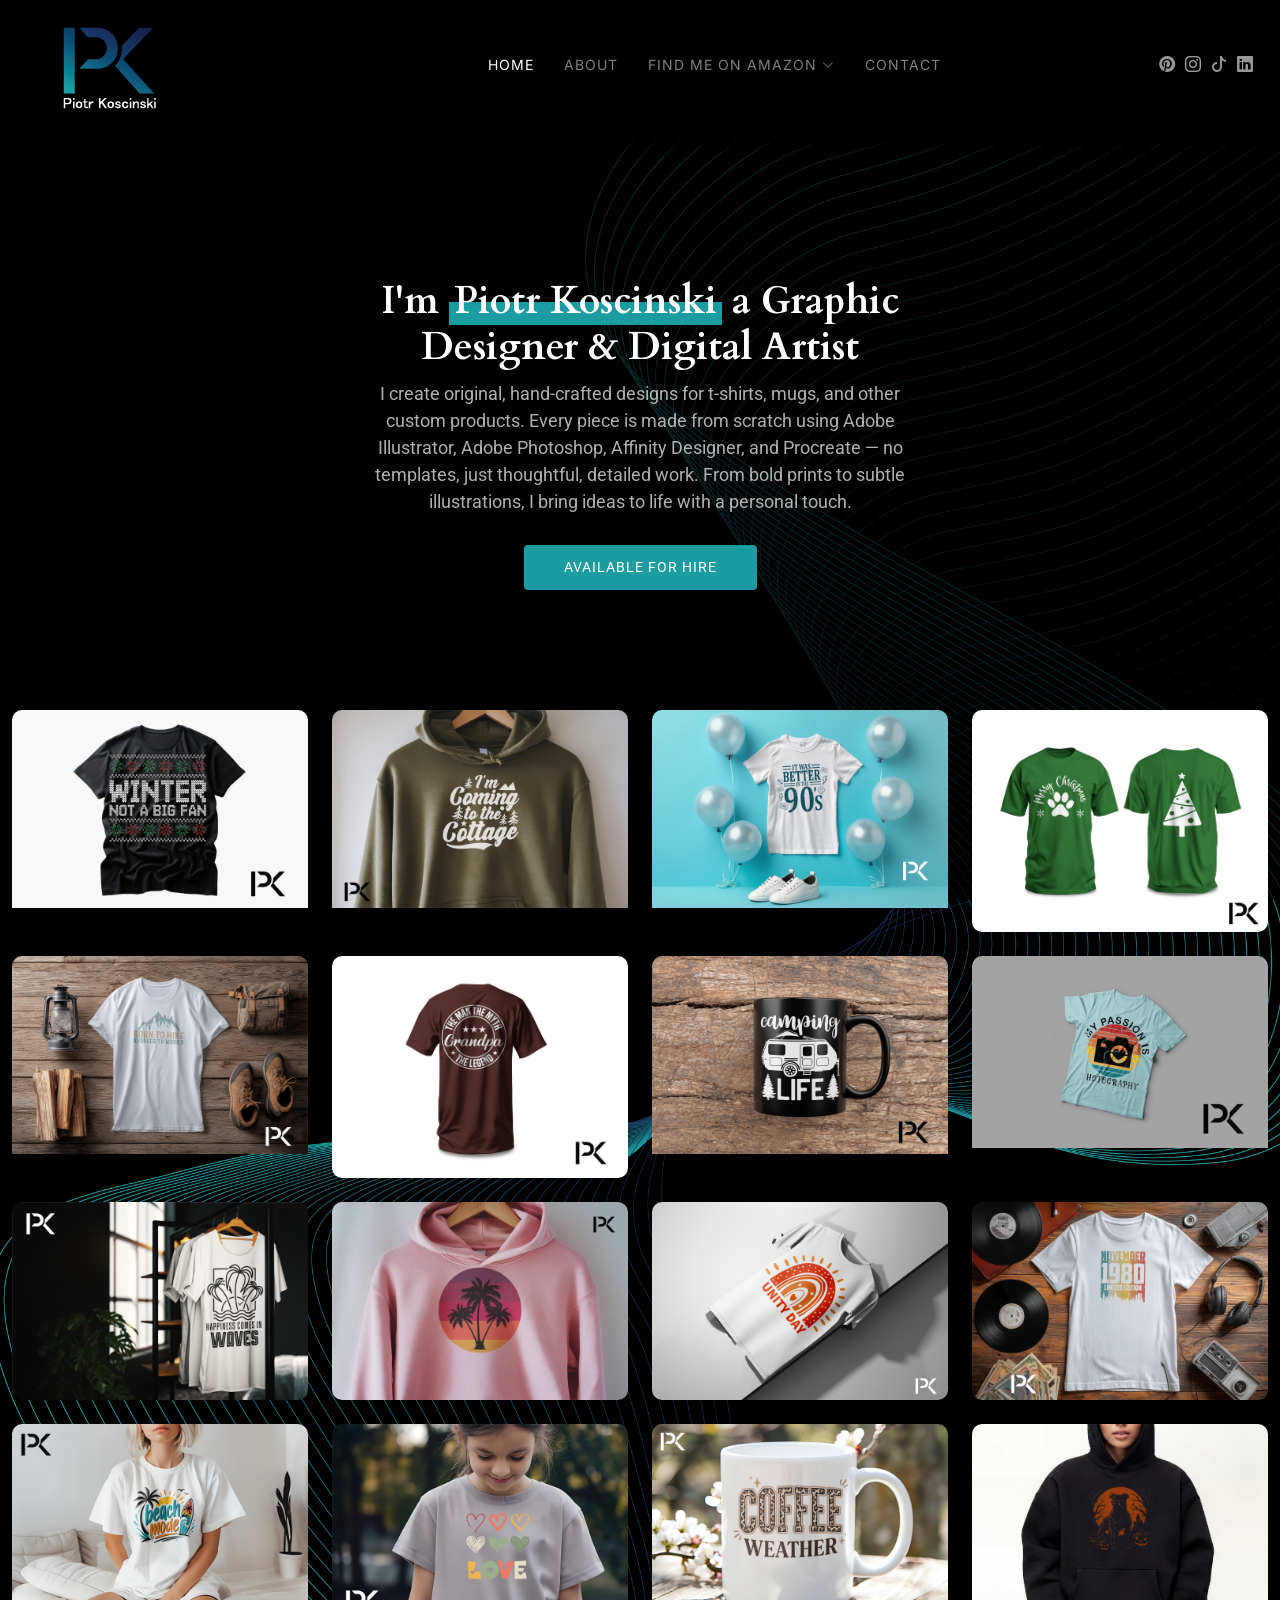
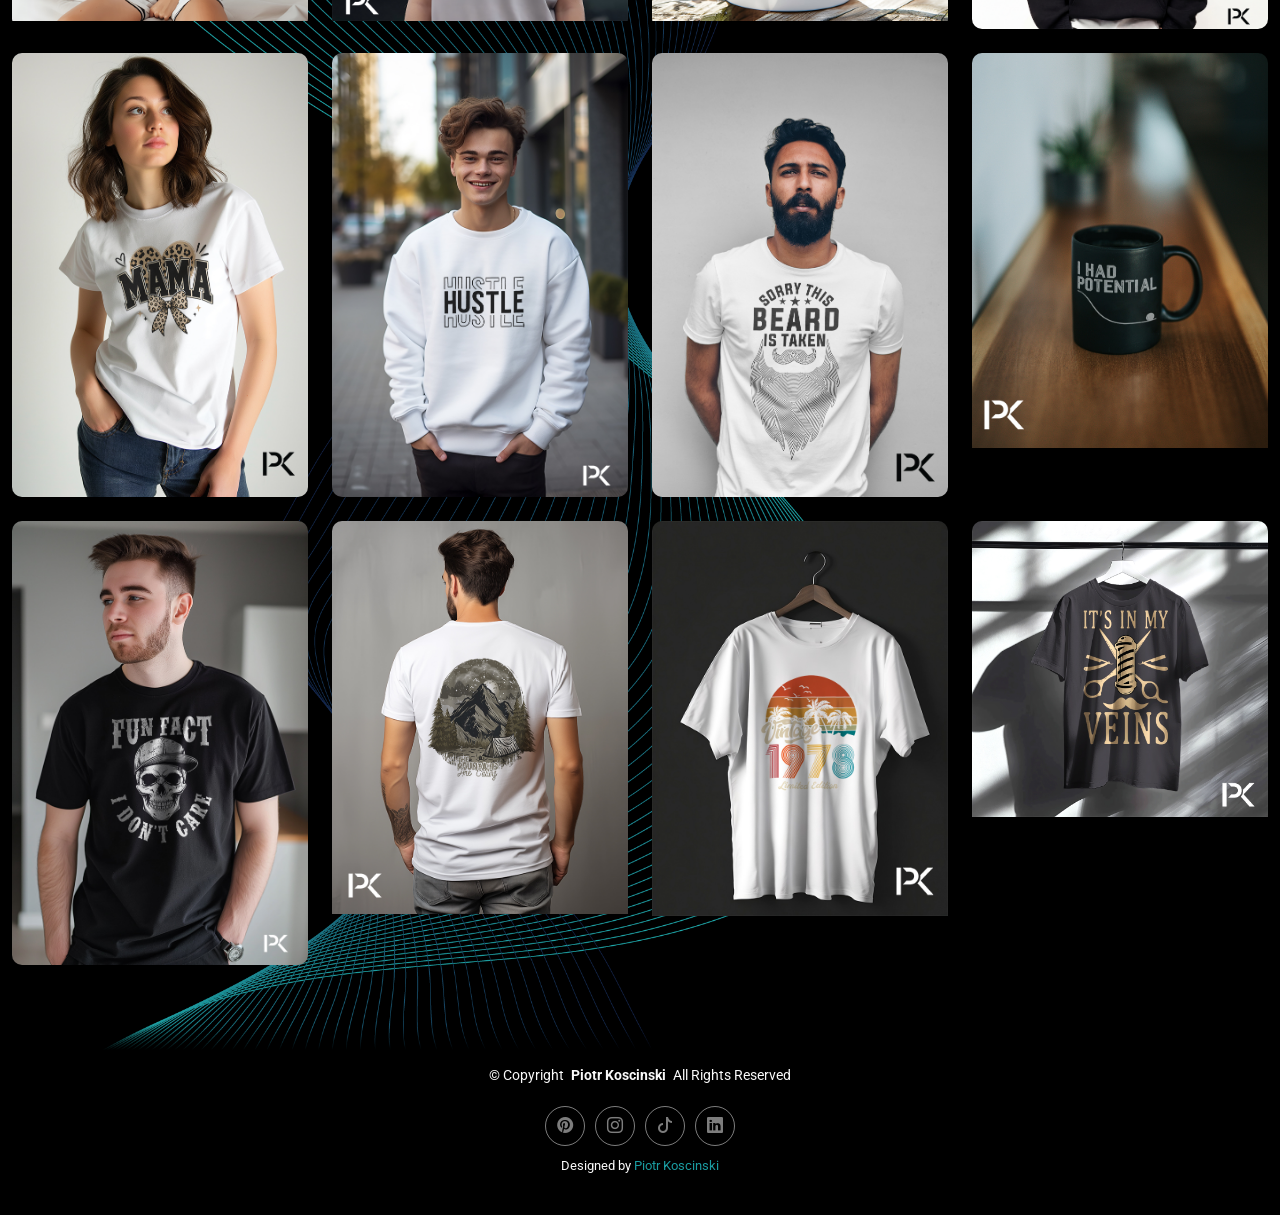
<file: index.html>
<!DOCTYPE html>
<html lang="en">

<head>
  <meta charset="utf-8">
  <meta content="width=device-width, initial-scale=1.0" name="viewport">
  <title>Piotr Koscinski a Graphic Designer & DigitalArtist</title>
  <meta name="description" content="">
  <meta name="keywords" content="">

  <!-- Favicons -->
  <link href="assets/img/icon2.ico" rel="icon">
  <link href="assets/img/icon2.ico" rel="apple-touch-icon">

  <!-- Fonts -->
  <link href="https://fonts.googleapis.com" rel="preconnect">
  <link href="https://fonts.gstatic.com" rel="preconnect" crossorigin>
  <link
    href="https://fonts.googleapis.com/css2?family=Roboto:ital,wght@0,100;0,300;0,400;0,500;0,700;0,900;1,100;1,300;1,400;1,500;1,700;1,900&family=Inter:wght@100;200;300;400;500;600;700;800;900&family=Cardo:ital,wght@0,400;0,700;1,400;1,700&display=swap"
    rel="stylesheet">

  <!-- Vendor CSS Files -->
  <link href="assets/vendor/bootstrap/css/bootstrap.min.css" rel="stylesheet">
  <link href="assets/vendor/bootstrap-icons/bootstrap-icons.css" rel="stylesheet">
  <link href="assets/vendor/aos/aos.css" rel="stylesheet">
  <link href="assets/vendor/glightbox/css/glightbox.min.css" rel="stylesheet">
  <link href="assets/vendor/swiper/swiper-bundle.min.css" rel="stylesheet">

  <!-- Main CSS File -->
  <link href="assets/css/main.css" rel="stylesheet">
</head>

<body class="index-page">

  <header id="header" class="header d-flex align-items-center sticky-top">
    <div class="container-fluid position-relative d-flex align-items-center justify-content-between">

      <a href="index.html" class="logo d-flex align-items-center me-auto me-xl-0">
        <img src="assets/img/logo.png" width="160" alt="Piotr Koscinski logo">
      </a>

      <nav id="navmenu" class="navmenu">
        <ul>
          <li><a href="index.html" class="active">Home<br></a></li>
          <li><a href="about.html">About</a></li>
          <li class="dropdown"><a href="#"><span>Find me on Amazon</span> <i
                class="bi bi-chevron-down toggle-dropdown"></i></a>
            <ul>
              <li><a href="#" disabled>Merch<br>Coming Soon</a></li>
              <li class="dropdown"><a href="#"><span>KDP Products</span> <i
                    class="bi bi-chevron-down toggle-dropdown"></i></a>
                <ul>
                  <li><a
                      href="https://www.amazon.com/Log-Book-All-Purpose-Minimalist-Productivity/dp/B0FPX2FNQL/ref=tmm_pap_swatch_0?_encoding=UTF8&dib_tag=AUTHOR&dib=eyJ2IjoiMSJ9.[base64].UlOGUVdpwscNRnmJbbIvBRRl47Cc5UvX28U7PP2lsD8"
                      target="_blank" rel="noopener noreferrer">Log
                      book</a></li>
                  <li><a
                      href="https://www.amazon.com/stores/author/B0FPX1GYCS/allbooks?ingress=0&visitId=bba4eea7-de87-49d9-affb-433a809d2b80&ref_=aufs_ap_ahdr_dsk_ab"
                      target="_blank" rel="noopener noreferrer">All
                      Products</a></li>
                </ul>
              <li><a href="#" disabled>Coloring Books<br>Coming Soon</a></li>
          </li>
        </ul>
        </li>
        <li><a href="contact.html">Contact</a></li>
        </ul>
        <i class="mobile-nav-toggle d-xl-none bi bi-list"></i>
      </nav>

      <div class="header-social-links">
        <a href="https://pl.pinterest.com/kdp0piotrkoscinski/_profile/" class="pinterest" target="_blank"
          rel="noopener noreferrer"><i class="bi bi-pinterest"></i></a>
        <a href="https://www.instagram.com/piotrkdpko/" class="instagram" target="_blank" rel="noopener noreferrer"><i
            class="bi bi-instagram"></i></a>
        <a href="https://www.tiktok.com/@user8601239347511" class="tiktok" target="_blank" rel="noopener noreferrer"><i
            class="bi bi-tiktok"></i></a>
        <a href="https://www.linkedin.com/in/piotr-k-702523444/" class="linkedin" target="_blank"
          rel="noopener noreferrer"><i class="bi bi-linkedin"></i></a>
      </div>

    </div>
  </header>

  <main class="main">

    <!-- Hero Section -->
    <section id="hero" class="hero section">

      <div class="container">
        <div class="row justify-content-center">
          <div class="col-lg-6 text-center" data-aos="fade-up" data-aos-delay="100">
            <h2><span>I'm </span><span class="underlight">Piotr Koscinski</span> a Graphic Designer <span> & Digital
                Artist</span></h2>
            <p>I create original, hand-crafted designs for t-shirts, mugs, and other custom products. Every piece is
              made from scratch
              using Adobe Illustrator, Adobe Photoshop, Affinity Designer, and Procreate — no templates, just
              thoughtful, detailed
              work. From bold prints to subtle illustrations, I bring ideas to life with a personal touch.</p>
            <a href="contact.html" class="btn-get-started">Available for Hire<br></a>
          </div>
        </div>
      </div>

    </section><!-- /Hero Section -->

    <!-- Gallery Section -->
    <section id="gallery" class="gallery section">

      <div class="container-fluid" data-aos="fade-up" data-aos-delay="100">

        <div class="row gy-4 justify-content-center">

          <div class="col-xl-3 col-lg-4 col-md-6">
            <div class="gallery-item h-100">
              <img src="assets/img/gallery/14.jpg" class="img-fluid" alt="">
              <div class="gallery-links d-flex align-items-center justify-content-center">
                <a href="assets/img/gallery/14.jpg" title="Gallery 1" class="glightbox preview-link"><i
                    class="bi bi-arrows-angle-expand"></i></a>
              </div>
            </div>
          </div><!-- End Gallery Item -->

          <div class="col-xl-3 col-lg-4 col-md-6">
            <div class="gallery-item h-100">
              <img src="assets/img/gallery/21.jpg" class="img-fluid" alt="">
              <div class="gallery-links d-flex align-items-center justify-content-center">
                <a href="assets/img/gallery/21.jpg" title="Gallery 2" class="glightbox preview-link"><i
                    class="bi bi-arrows-angle-expand"></i></a>
              </div>
            </div>
          </div><!-- End Gallery Item -->

          <div class="col-xl-3 col-lg-4 col-md-6">
            <div class="gallery-item h-100">
              <img src="assets/img/gallery/2a.jpg" class="img-fluid" alt="">
              <div class="gallery-links d-flex align-items-center justify-content-center">
                <a href="assets/img/gallery/2a.jpg" title="Gallery 3" class="glightbox preview-link"><i
                    class="bi bi-arrows-angle-expand"></i></a>
              </div>
            </div>
          </div><!-- End Gallery Item -->

          <div class="col-xl-3 col-lg-4 col-md-6">
            <div class="gallery-item h-100">
              <img src="assets/img/gallery/13.jpg" class="img-fluid" alt="">
              <div class="gallery-links d-flex align-items-center justify-content-center">
                <a href="assets/img/gallery/13.jpg" title="Gallery 4" class="glightbox preview-link"><i
                    class="bi bi-arrows-angle-expand"></i></a>
              </div>
            </div>
          </div><!-- End Gallery Item -->

          <div class="col-xl-3 col-lg-4 col-md-6">
            <div class="gallery-item h-100">
              <img src="assets/img/gallery/17.jpg" class="img-fluid" alt="">
              <div class="gallery-links d-flex align-items-center justify-content-center">
                <a href="assets/img/gallery/17.jpg" title="Gallery 5" class="glightbox preview-link"><i
                    class="bi bi-arrows-angle-expand"></i></a>
              </div>
            </div>
          </div><!-- End Gallery Item -->

          <div class="col-xl-3 col-lg-4 col-md-6">
            <div class="gallery-item h-100">
              <img src="assets/img/gallery/8a.jpg" class="img-fluid" alt="">
              <div class="gallery-links d-flex align-items-center justify-content-center">
                <a href="assets/img/gallery/8a.jpg" title="Gallery 6" class="glightbox preview-link"><i
                    class="bi bi-arrows-angle-expand"></i></a>
              </div>
            </div>
          </div><!-- End Gallery Item -->

          <div class="col-xl-3 col-lg-4 col-md-6">
            <div class="gallery-item h-100">
              <img src="assets/img/gallery/5.jpg" class="img-fluid" alt="">
              <div class="gallery-links d-flex align-items-center justify-content-center">
                <a href="assets/img/gallery/5.jpg" title="Gallery 7" class="glightbox preview-link"><i
                    class="bi bi-arrows-angle-expand"></i></a>
              </div>
            </div>
          </div><!-- End Gallery Item -->

          <div class="col-xl-3 col-lg-4 col-md-6">
            <div class="gallery-item h-100">
              <img src="assets/img/gallery/11.jpg" class="img-fluid" alt="">
              <div class="gallery-links d-flex align-items-center justify-content-center">
                <a href="assets/img/gallery/11.jpg" title="Gallery 8" class="glightbox preview-link"><i
                    class="bi bi-arrows-angle-expand"></i></a>
              </div>
            </div>
          </div><!-- End Gallery Item -->

          <div class="col-xl-3 col-lg-4 col-md-6">
            <div class="gallery-item h-100">
              <img src="assets/img/gallery/18.jpg" class="img-fluid" alt="">
              <div class="gallery-links d-flex align-items-center justify-content-center">
                <a href="assets/img/gallery/18.jpg" title="Gallery 9" class="glightbox preview-link"><i
                    class="bi bi-arrows-angle-expand"></i></a>
              </div>
            </div>
          </div><!-- End Gallery Item -->

          <div class="col-xl-3 col-lg-4 col-md-6">
            <div class="gallery-item h-100">
              <img src="assets/img/gallery/19.jpg" class="img-fluid" alt="">
              <div class="gallery-links d-flex align-items-center justify-content-center">
                <a href="assets/img/gallery/19.jpg" title="Gallery 10" class="glightbox preview-link"><i
                    class="bi bi-arrows-angle-expand"></i></a>
              </div>
            </div>
          </div><!-- End Gallery Item -->

          <div class="col-xl-3 col-lg-4 col-md-6">
            <div class="gallery-item h-100">
              <img src="assets/img/gallery/16.jpg" class="img-fluid" alt="">
              <div class="gallery-links d-flex align-items-center justify-content-center">
                <a href="assets/img/gallery/16.jpg" title="Gallery 11" class="glightbox preview-link"><i
                    class="bi bi-arrows-angle-expand"></i></a>
              </div>
            </div>
          </div><!-- End Gallery Item -->

          <div class="col-xl-3 col-lg-4 col-md-6">
            <div class="gallery-item h-100">
              <img src="assets/img/gallery/22.jpg" class="img-fluid" alt="">
              <div class="gallery-links d-flex align-items-center justify-content-center">
                <a href="assets/img/gallery/22.jpg" title="Gallery 12" class="glightbox preview-link"><i
                    class="bi bi-arrows-angle-expand"></i></a>
              </div>
            </div>
          </div><!-- End Gallery Item -->

          <div class="col-xl-3 col-lg-4 col-md-6">
            <div class="gallery-item h-100">
              <img src="assets/img/gallery/20.jpg" class="img-fluid" alt="">
              <div class="gallery-links d-flex align-items-center justify-content-center">
                <a href="assets/img/gallery/20.jpg" title="Gallery 13" class="glightbox preview-link"><i
                    class="bi bi-arrows-angle-expand"></i></a>
              </div>
            </div>
          </div><!-- End Gallery Item -->

          <div class="col-xl-3 col-lg-4 col-md-6">
            <div class="gallery-item h-100">
              <img src="assets/img/gallery/26.jpg" class="img-fluid" alt="">
              <div class="gallery-links d-flex align-items-center justify-content-center">
                <a href="assets/img/gallery/26.jpg" title="Gallery 14" class="glightbox preview-link"><i
                    class="bi bi-arrows-angle-expand"></i></a>
              </div>
            </div>
          </div><!-- End Gallery Item -->

          <div class="col-xl-3 col-lg-4 col-md-6">
            <div class="gallery-item h-100">
              <img src="assets/img/gallery/28.jpg" class="img-fluid" alt="">
              <div class="gallery-links d-flex align-items-center justify-content-center">
                <a href="assets/img/gallery/28.jpg" title="Gallery 15" class="glightbox preview-link"><i
                    class="bi bi-arrows-angle-expand"></i></a>
              </div>
            </div>
          </div><!-- End Gallery Item -->

          <div class="col-xl-3 col-lg-4 col-md-6">
            <div class="gallery-item h-100">
              <img src="assets/img/gallery/4.jpg" class="img-fluid" alt="">
              <div class="gallery-links d-flex align-items-center justify-content-center">
                <a href="assets/img/gallery/4.jpg" title="Gallery 16" class="glightbox preview-link"><i
                    class="bi bi-arrows-angle-expand"></i></a>
              </div>
            </div>
          </div><!-- End Gallery Item -->

          <div class="col-xl-3 col-lg-4 col-md-6">
            <div class="gallery-item h-100">
              <img src="assets/img/gallery/6.jpg" class="img-fluid" alt="">
              <div class="gallery-links d-flex align-items-center justify-content-center">
                <a href="assets/img/gallery/6.jpg" title="Gallery 17" class="glightbox preview-link"><i
                    class="bi bi-arrows-angle-expand"></i></a>
              </div>
            </div>
          </div><!-- End Gallery Item -->

          <div class="col-xl-3 col-lg-4 col-md-6">
            <div class="gallery-item h-100">
              <img src="assets/img/gallery/2.jpg" class="img-fluid" alt="">
              <div class="gallery-links d-flex align-items-center justify-content-center">
                <a href="assets/img/gallery/2.jpg" title="Gallery 18" class="glightbox preview-link"><i
                    class="bi bi-arrows-angle-expand"></i></a>
              </div>
            </div>
          </div><!-- End Gallery Item -->

          <div class="col-xl-3 col-lg-4 col-md-6">
            <div class="gallery-item h-100">
              <img src="assets/img/gallery/10.jpg" class="img-fluid" alt="">
              <div class="gallery-links d-flex align-items-center justify-content-center">
                <a href="assets/img/gallery/10.jpg" title="Gallery 19" class="glightbox preview-link"><i
                    class="bi bi-arrows-angle-expand"></i></a>
              </div>
            </div>
          </div><!-- End Gallery Item -->

          <div class="col-xl-3 col-lg-4 col-md-6">
            <div class="gallery-item h-100">
              <img src="assets/img/gallery/27.jpg" class="img-fluid" alt="">
              <div class="gallery-links d-flex align-items-center justify-content-center">
                <a href="assets/img/gallery/27.jpg" title="Gallery 20" class="glightbox preview-link"><i
                    class="bi bi-arrows-angle-expand"></i></a>
              </div>
            </div>
          </div><!-- End Gallery Item -->

          <div class="col-xl-3 col-lg-4 col-md-6">
            <div class="gallery-item h-100">
              <img src="assets/img/gallery/25.jpg" class="img-fluid" alt="">
              <div class="gallery-links d-flex align-items-center justify-content-center">
                <a href="assets/img/gallery/25.jpg" title="Gallery 21" class="glightbox preview-link"><i
                    class="bi bi-arrows-angle-expand"></i></a>
              </div>
            </div>
          </div><!-- End Gallery Item -->

          <div class="col-xl-3 col-lg-4 col-md-6">
            <div class="gallery-item h-100">
              <img src="assets/img/gallery/24.jpg" class="img-fluid" alt="">
              <div class="gallery-links d-flex align-items-center justify-content-center">
                <a href="assets/img/gallery/24.jpg" title="Gallery 22" class="glightbox preview-link"><i
                    class="bi bi-arrows-angle-expand"></i></a>
              </div>
            </div>
          </div><!-- End Gallery Item -->

          <div class="col-xl-3 col-lg-4 col-md-6">
            <div class="gallery-item h-100">
              <img src="assets/img/gallery/15.jpg" class="img-fluid" alt="">
              <div class="gallery-links d-flex align-items-center justify-content-center">
                <a href="assets/img/gallery/15.jpg" title="Gallery 23" class="glightbox preview-link"><i
                    class="bi bi-arrows-angle-expand"></i></a>
              </div>
            </div>
          </div><!-- End Gallery Item -->

          <div class="col-xl-3 col-lg-4 col-md-6">
            <div class="gallery-item h-100">
              <img src="assets/img/gallery/12.jpg" class="img-fluid" alt="">
              <div class="gallery-links d-flex align-items-center justify-content-center">
                <a href="assets/img/gallery/12.jpg" title="Gallery 24" class="glightbox preview-link"><i
                    class="bi bi-arrows-angle-expand"></i></a>
              </div>
            </div>
          </div><!-- End Gallery Item -->

        </div>

      </div>

    </section><!-- /Gallery Section -->

  </main>

  <footer id="footer" class="footer">

    <div class="container">
      <div class="copyright text-center ">
        <p>© <span>Copyright</span> <strong class="px-1 sitename">Piotr Koscinski</strong> <span>All Rights
            Reserved</span>
        </p>
      </div>
      <div class="social-links d-flex justify-content-center">
        <a href="https://pl.pinterest.com/kdp0piotrkoscinski/_profile/" class="pinterest" target="_blank"
          rel="noopener noreferrer"><i class="bi bi-pinterest"></i></a>
        <a href="https://www.instagram.com/piotrkdpko/" class="instagram" target="_blank" rel="noopener noreferrer"><i
            class="bi bi-instagram"></i></a>
        <a href="https://www.tiktok.com/@user8601239347511" class="tiktok" target="_blank" rel="noopener noreferrer"><i
            class="bi bi-tiktok"></i></a>
        <a href="https://www.linkedin.com/in/piotr-k-702523444/" class="linkedin" target="_blank"
          rel="noopener noreferrer"><i class="bi bi-linkedin"></i></a>
      </div>
      <div class="credits">
        Designed by <a href="#">Piotr Koscinski</a>
      </div>
    </div>

  </footer>

  <!-- Scroll Top -->
  <a href="#" id="scroll-top" class="scroll-top d-flex align-items-center justify-content-center"><i
      class="bi bi-arrow-up-short"></i></a>

  <!-- Preloader -->
  <div id="preloader">
    <div class="line"></div>
  </div>

  <!-- Vendor JS Files -->
  <script src="assets/vendor/bootstrap/js/bootstrap.bundle.min.js"></script>
  <script src="assets/vendor/aos/aos.js"></script>
  <script src="assets/vendor/glightbox/js/glightbox.min.js"></script>
  <script src="assets/vendor/swiper/swiper-bundle.min.js"></script>

  <!-- Main JS File -->
  <script src="assets/js/main.js"></script>

</body>

</html>
</file>
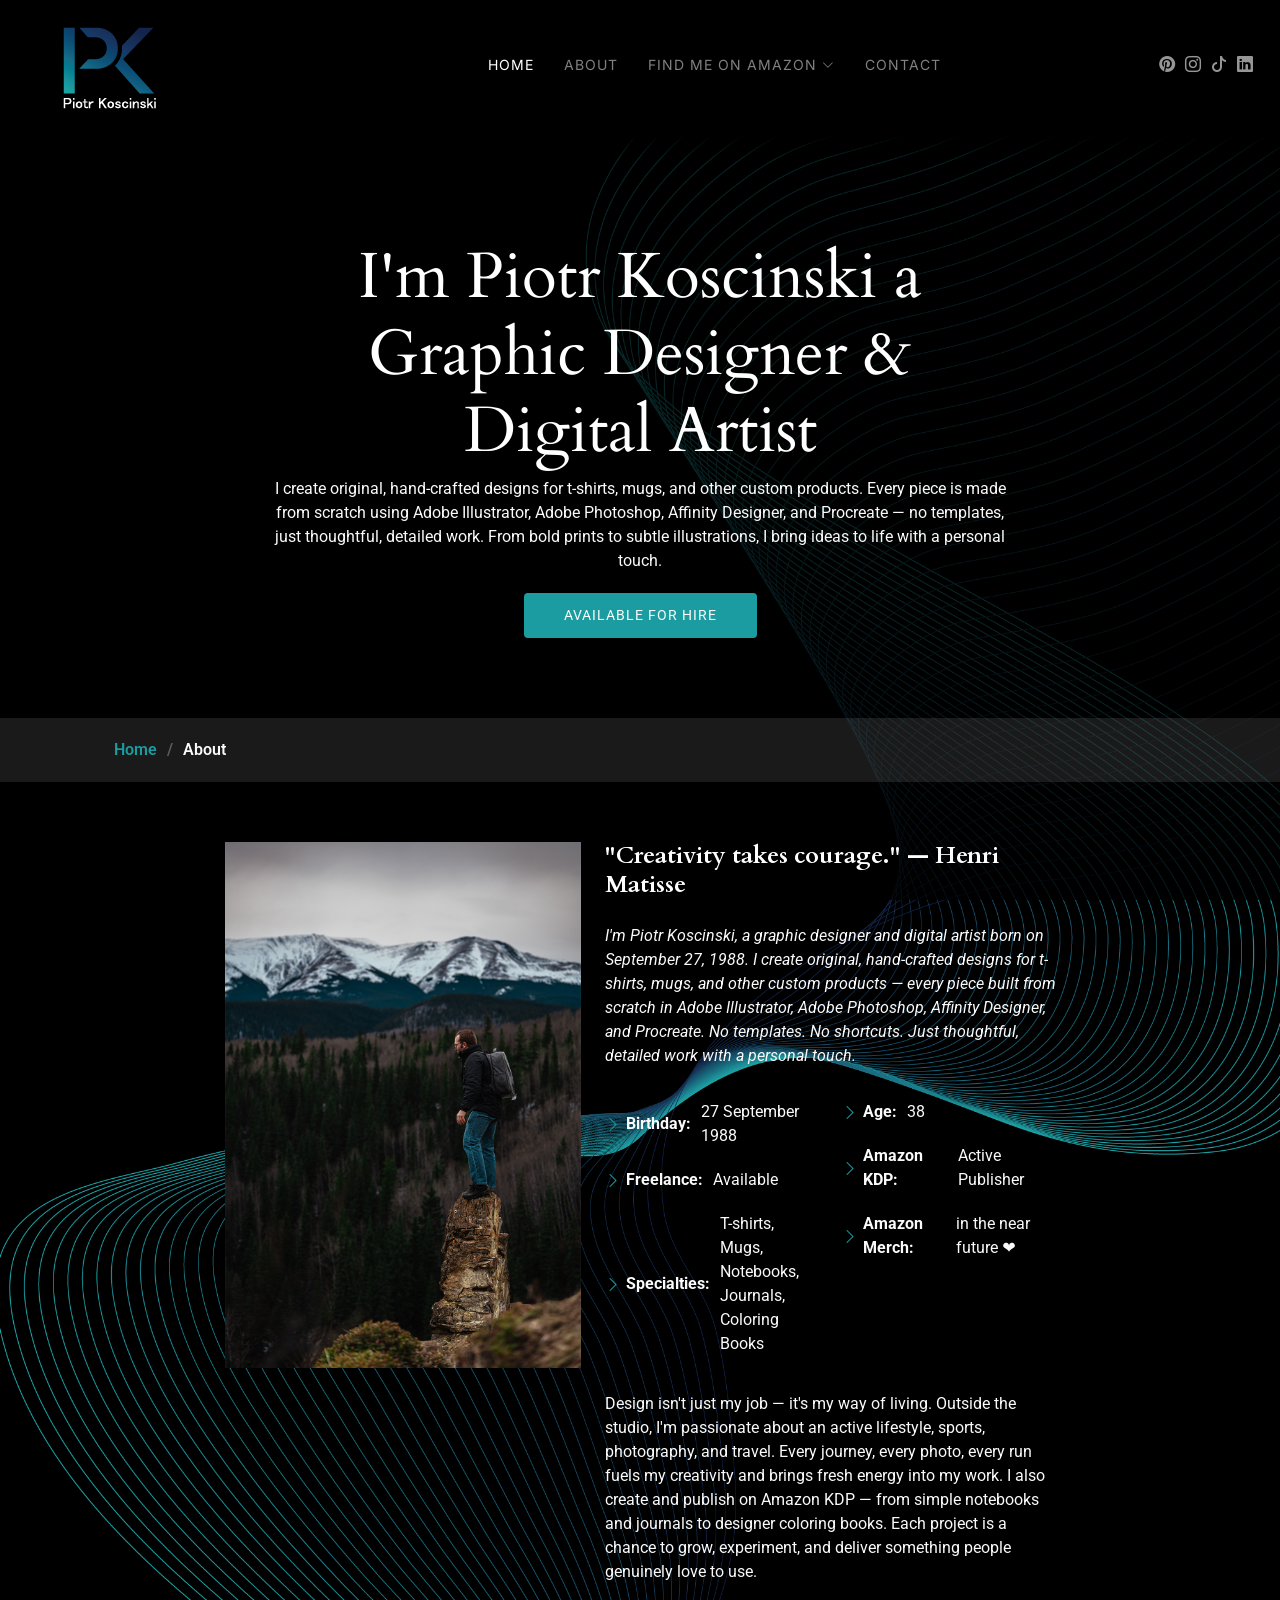
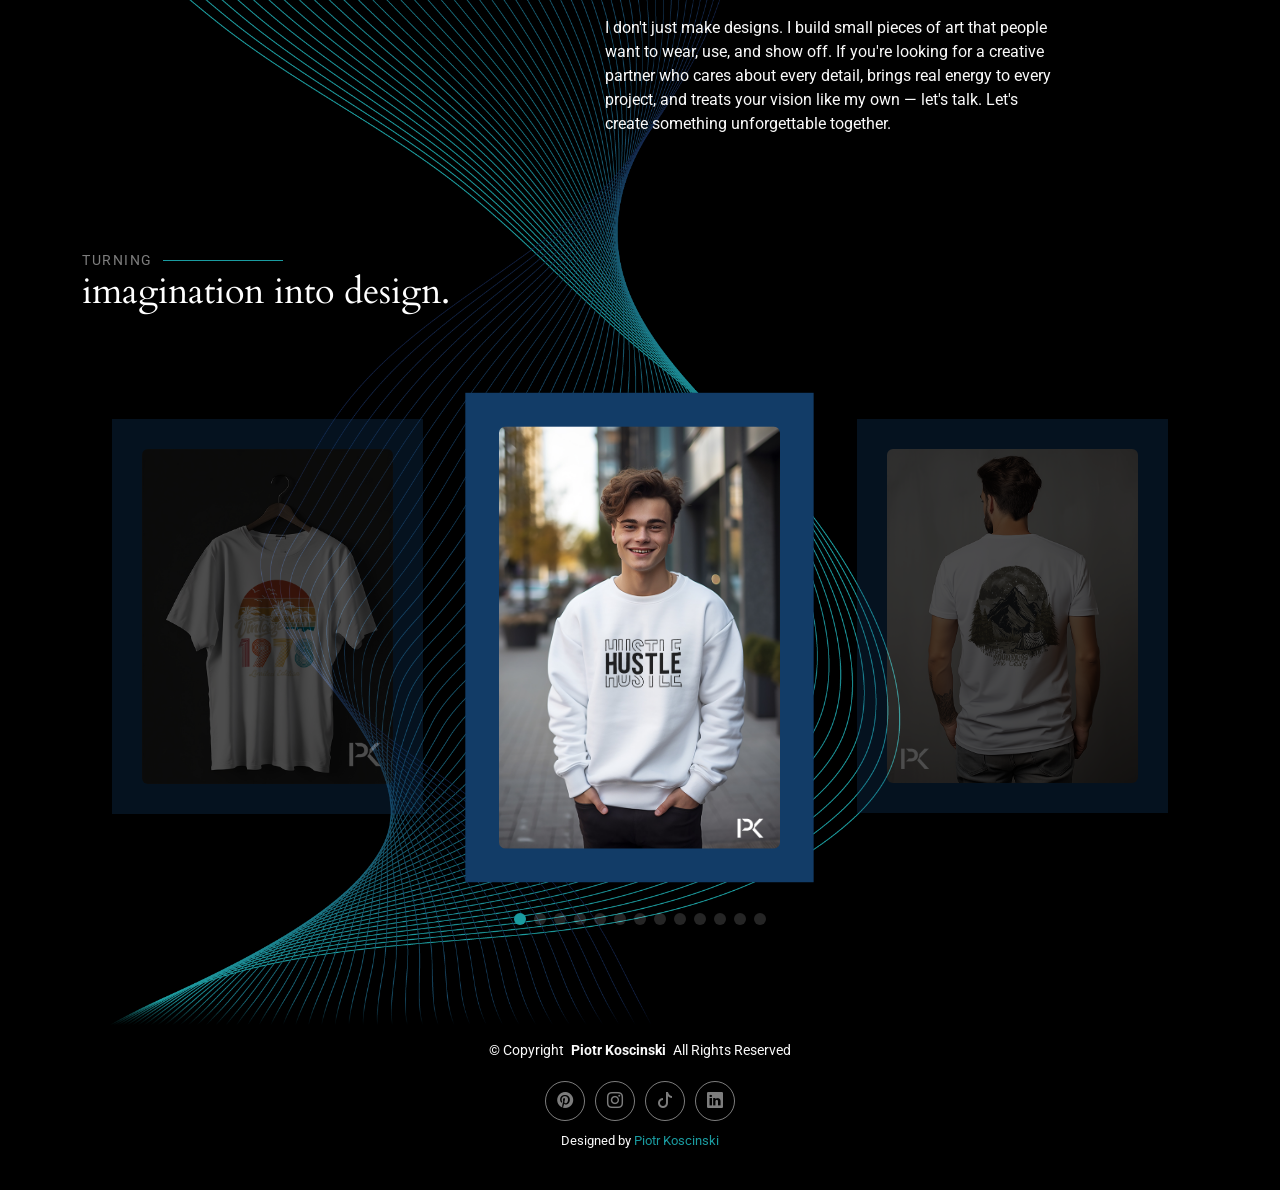
<file: about.html>
<!DOCTYPE html>
<html lang="en">

<head>
  <meta charset="utf-8">
  <meta content="width=device-width, initial-scale=1.0" name="viewport">
  <title>About - Piotr Koscinski a Graphic Designer & DigitalArtist</title>
  <meta name="description" content="">
  <meta name="keywords" content="">

  <!-- Favicons -->
  <link href="assets/img/icon2.ico" rel="icon">
  <link href="assets/img/icon2.ico" rel="apple-touch-icon">

  <!-- Fonts -->
  <link href="https://fonts.googleapis.com" rel="preconnect">
  <link href="https://fonts.gstatic.com" rel="preconnect" crossorigin>
  <link
    href="https://fonts.googleapis.com/css2?family=Roboto:ital,wght@0,100;0,300;0,400;0,500;0,700;0,900;1,100;1,300;1,400;1,500;1,700;1,900&family=Inter:wght@100;200;300;400;500;600;700;800;900&family=Cardo:ital,wght@0,400;0,700;1,400;1,700&display=swap"
    rel="stylesheet">

  <!-- Vendor CSS Files -->
  <link href="assets/vendor/bootstrap/css/bootstrap.min.css" rel="stylesheet">
  <link href="assets/vendor/bootstrap-icons/bootstrap-icons.css" rel="stylesheet">
  <link href="assets/vendor/aos/aos.css" rel="stylesheet">
  <link href="assets/vendor/glightbox/css/glightbox.min.css" rel="stylesheet">
  <link href="assets/vendor/swiper/swiper-bundle.min.css" rel="stylesheet">

  <!-- Main CSS File -->
  <link href="assets/css/main.css" rel="stylesheet">

</head>

<body class="about-page">

  <header id="header" class="header d-flex align-items-center sticky-top">
    <div class="container-fluid position-relative d-flex align-items-center justify-content-between">

      <a href="index.html" class="logo d-flex align-items-center me-auto me-xl-0">
        <img src="assets/img/logo.png" width="160" alt="Piotr Koscinski logo">
      </a>

      <nav id="navmenu" class="navmenu">
        <ul>
          <li><a href="index.html" class="active">Home<br></a></li>
          <li><a href="about.html">About</a></li>
          <li class="dropdown"><a href="#"><span>Find me on Amazon</span> <i
                class="bi bi-chevron-down toggle-dropdown"></i></a>
            <ul>
              <li><a href="#" disabled>Merch<br>Coming Soon</a></li>
              <li class="dropdown"><a href="#"><span>KDP Products</span> <i
                    class="bi bi-chevron-down toggle-dropdown"></i></a>
                <ul>
                  <li><a
                      href="https://www.amazon.com/Log-Book-All-Purpose-Minimalist-Productivity/dp/B0FPX2FNQL/ref=tmm_pap_swatch_0?_encoding=UTF8&dib_tag=AUTHOR&dib=eyJ2IjoiMSJ9.[base64].UlOGUVdpwscNRnmJbbIvBRRl47Cc5UvX28U7PP2lsD8"
                      target="_blank" rel="noopener noreferrer">Log
                      book</a></li>
                  <li><a
                      href="https://www.amazon.com/stores/author/B0FPX1GYCS/allbooks?ingress=0&visitId=bba4eea7-de87-49d9-affb-433a809d2b80&ref_=aufs_ap_ahdr_dsk_ab"
                      target="_blank" rel="noopener noreferrer">All
                      Products</a></li>
                </ul>
              <li><a href="#" disabled>Coloring Books<br>Coming Soon</a></li>
          </li>
        </ul>
        </li>
        <li><a href="contact.html">Contact</a></li>
        </ul>
        <i class="mobile-nav-toggle d-xl-none bi bi-list"></i>
      </nav>

      <div class="header-social-links">
        <a href="https://pl.pinterest.com/kdp0piotrkoscinski/_profile/" class="pinterest" target="_blank"
          rel="noopener noreferrer"><i class="bi bi-pinterest"></i></a>
        <a href="https://www.instagram.com/piotrkdpko/" class="instagram" target="_blank" rel="noopener noreferrer"><i
            class="bi bi-instagram"></i></a>
        <a href="https://www.tiktok.com/@user8601239347511" class="tiktok" target="_blank" rel="noopener noreferrer"><i
            class="bi bi-tiktok"></i></a>
        <a href="https://www.linkedin.com/in/piotr-k-702523444/" class="linkedin" target="_blank"
          rel="noopener noreferrer"><i class="bi bi-linkedin"></i></a>
      </div>

    </div>
  </header>

  <main class="main">

    <!-- Page Title -->
    <div class="page-title" data-aos="fade">
      <div class="heading">
        <div class="container">
          <div class="row d-flex justify-content-center text-center">
            <div class="col-lg-8">
              <h1>I'm Piotr Koscinski a Graphic Designer & Digital
                Artist</h1>
              <p class="mb-0">I create original, hand-crafted designs for t-shirts, mugs, and other custom products.
                Every piece is
                made from scratch
                using Adobe Illustrator, Adobe Photoshop, Affinity Designer, and Procreate — no templates, just
                thoughtful, detailed
                work. From bold prints to subtle illustrations, I bring ideas to life with a personal touch.</p>
              <a href="contact.html" class="cta-btn">Available for Hire<br></a>
            </div>
          </div>
        </div>
      </div>
      <nav class="breadcrumbs">
        <div class="container">
          <ol>
            <li><a href="index.html">Home</a></li>
            <li class="current">About</li>
          </ol>
        </div>
      </nav>
    </div><!-- End Page Title -->

    <!-- About Section -->
    <section id="about" class="about section">

      <div class="container" data-aos="fade-up" data-aos-delay="100">

        <div class="row gy-4 justify-content-center">
          <div class="col-lg-4">
            <img src="assets/img/profileimage.jpg" class="img-fluid" alt="">
          </div>
          <div class="col-lg-5 content">
            <h2>"Creativity takes courage."
              — Henri Matisse</h2>
            <p class="fst-italic py-3">
              I'm Piotr Koscinski, a graphic designer and digital artist born on September 27, 1988. I create original,
              hand-crafted
              designs for t-shirts, mugs, and other custom products — every piece built from scratch in Adobe
              Illustrator, Adobe
              Photoshop, Affinity Designer, and Procreate. No templates. No shortcuts. Just thoughtful, detailed work
              with a personal
              touch.
            </p>
            <div class="row">
              <div class="col-lg-6">
                <ul>
                  <li><i class="bi bi-chevron-right"></i> <strong>Birthday:</strong> <span>27 September 1988</span></li>
                  <li><i class="bi bi-chevron-right"></i> <strong>Freelance:</strong> <span>Available</span></li>
                  <li><i class="bi bi-chevron-right"></i> <strong>Specialties:</strong> <span>T-shirts, Mugs, Notebooks,
                      Journals, Coloring Books</span></li>
                </ul>
              </div>
              <div class="col-lg-6">
                <ul>
                  <li><i class="bi bi-chevron-right"></i> <strong>Age:</strong> <span>38</span></li>
                  <li><i class="bi bi-chevron-right"></i> <strong>Amazon KDP:</strong> <span>Active Publisher</span>
                  </li>
                  <li><i class="bi bi-chevron-right"></i> <strong>Amazon Merch:</strong> <span>in the near future
                      ❤</span></li>
                </ul>
              </div>
            </div>
            <p class="py-3">
              Design isn't just my job — it's my way of living. Outside the studio, I'm passionate about an active
              lifestyle, sports,
              photography, and travel. Every journey, every photo, every run fuels my creativity and brings fresh energy
              into my work.
              I also create and publish on Amazon KDP — from simple notebooks and journals to designer coloring books.
              Each project is
              a chance to grow, experiment, and deliver something people genuinely love to use.
            </p>
            <p class="m-0">
              I don't just make designs. I build small pieces of art that people want to wear, use, and show off. If
              you're looking
              for a creative partner who cares about every detail, brings real energy to every project, and treats your
              vision like my
              own — let's talk. Let's create something unforgettable together.
            </p>
          </div>
        </div>

      </div>

    </section><!-- /About Section -->

    <!-- Testimonials Section -->
    <section id="testimonials" class="testimonials section">

      <!-- Section Title -->
      <div class="container section-title" data-aos="fade-up">
        <h2>Turning</h2>
        <p>imagination into design.</p>
      </div><!-- End Section Title -->

      <div class="container" data-aos="fade-up" data-aos-delay="100">

        <div class="swiper init-swiper">
          <script type="application/json" class="swiper-config">
            {
              "loop": true,
              "speed": 600,
              "autoplay": {
                "delay": 2000
              },
              "slidesPerView": "auto",
              "pagination": {
                "el": ".swiper-pagination",
                "type": "bullets",
                "clickable": true
              },
              "breakpoints": {
                "320": {
                  "slidesPerView": 1,
                  "spaceBetween": 40
                },
                "1200": {
                  "slidesPerView": 3,
                  "spaceBetween": 1
                }
              }
            }
          </script>
          <div class="swiper-wrapper">
            <div class="swiper-slide">
              <div class="testimonial-item gallery-slide">
                <img src="assets/img/gallery/15.jpg" class="gallery-slide-img" alt="">
              </div>
            </div>
            <div class="swiper-slide">
              <div class="testimonial-item gallery-slide">
                <img src="assets/img/gallery/2.jpg" class="gallery-slide-img" alt="">
              </div>
            </div>
            <div class="swiper-slide">
              <div class="testimonial-item gallery-slide">
                <img src="assets/img/gallery/24.jpg" class="gallery-slide-img" alt="">
              </div>
            </div>
            <div class="swiper-slide">
              <div class="testimonial-item gallery-slide">
                <img src="assets/img/gallery/25.jpg" class="gallery-slide-img" alt="">
              </div>
            </div>
            <div class="swiper-slide">
              <div class="testimonial-item gallery-slide">
                <img src="assets/img/gallery/17a.jpg" class="gallery-slide-img" alt="">
              </div>
            </div>
            <div class="swiper-slide">
              <div class="testimonial-item gallery-slide">
                <img src="assets/img/gallery/9.jpg" class="gallery-slide-img" alt="">
              </div>
            </div>
            <div class="swiper-slide">
              <div class="testimonial-item gallery-slide">
                <img src="assets/img/gallery/27.jpg" class="gallery-slide-img" alt="">
              </div>
            </div>
            <div class="swiper-slide">
              <div class="testimonial-item gallery-slide">
                <img src="assets/img/gallery/6.jpg" class="gallery-slide-img" alt="">
              </div>
            </div>
            <div class="swiper-slide">
              <div class="testimonial-item gallery-slide">
                <img src="assets/img/gallery/8.jpg" class="gallery-slide-img" alt="">
              </div>
            </div>
            <div class="swiper-slide">
              <div class="testimonial-item gallery-slide">
                <img src="assets/img/gallery/10.jpg" class="gallery-slide-img" alt="">
              </div>
            </div>
            <div class="swiper-slide">
              <div class="testimonial-item gallery-slide">
                <img src="assets/img/gallery/21a.jpg" class="gallery-slide-img" alt="">
              </div>
            </div>
            <div class="swiper-slide">
              <div class="testimonial-item gallery-slide">
                <img src="assets/img/gallery/12.jpg" class="gallery-slide-img" alt="">
              </div>
            </div>
            <div class="swiper-slide">
              <div class="testimonial-item gallery-slide">
                <img src="assets/img/gallery/3.jpg" class="gallery-slide-img" alt="">
              </div>
            </div>

          </div>
          <div class="swiper-pagination"></div>
        </div>

      </div>

    </section><!-- /Testimonials Section -->

  </main>

  <footer id="footer" class="footer">

    <div class="container">
      <div class="copyright text-center ">
        <p>© <span>Copyright</span> <strong class="px-1 sitename">Piotr Koscinski</strong> <span>All Rights
            Reserved</span>
        </p>
      </div>
      <div class="social-links d-flex justify-content-center">
        <a href="https://pl.pinterest.com/kdp0piotrkoscinski/_profile/" class="pinterest" target="_blank"
          rel="noopener noreferrer"><i class="bi bi-pinterest"></i></a>
        <a href="https://www.instagram.com/piotrkdpko/" class="instagram" target="_blank" rel="noopener noreferrer"><i
            class="bi bi-instagram"></i></a>
        <a href="https://www.tiktok.com/@user8601239347511" class="tiktok" target="_blank" rel="noopener noreferrer"><i
            class="bi bi-tiktok"></i></a>
        <a href="https://www.linkedin.com/in/piotr-k-702523444/" class="linkedin" target="_blank"
          rel="noopener noreferrer"><i class="bi bi-linkedin"></i></a>
      </div>
      <div class="credits">
        Designed by <a href="#">Piotr Koscinski</a>
      </div>
    </div>

  </footer>

  <!-- Scroll Top -->
  <a href="#" id="scroll-top" class="scroll-top d-flex align-items-center justify-content-center"><i
      class="bi bi-arrow-up-short"></i></a>

  <!-- Preloader -->
  <div id="preloader">
    <div class="line"></div>
  </div>

  <!-- Vendor JS Files -->
  <script src="assets/vendor/bootstrap/js/bootstrap.bundle.min.js"></script>
  <script src="assets/vendor/aos/aos.js"></script>
  <script src="assets/vendor/glightbox/js/glightbox.min.js"></script>
  <script src="assets/vendor/swiper/swiper-bundle.min.js"></script>

  <!-- Main JS File -->
  <script src="assets/js/main.js"></script>

</body>

</html>
</file>
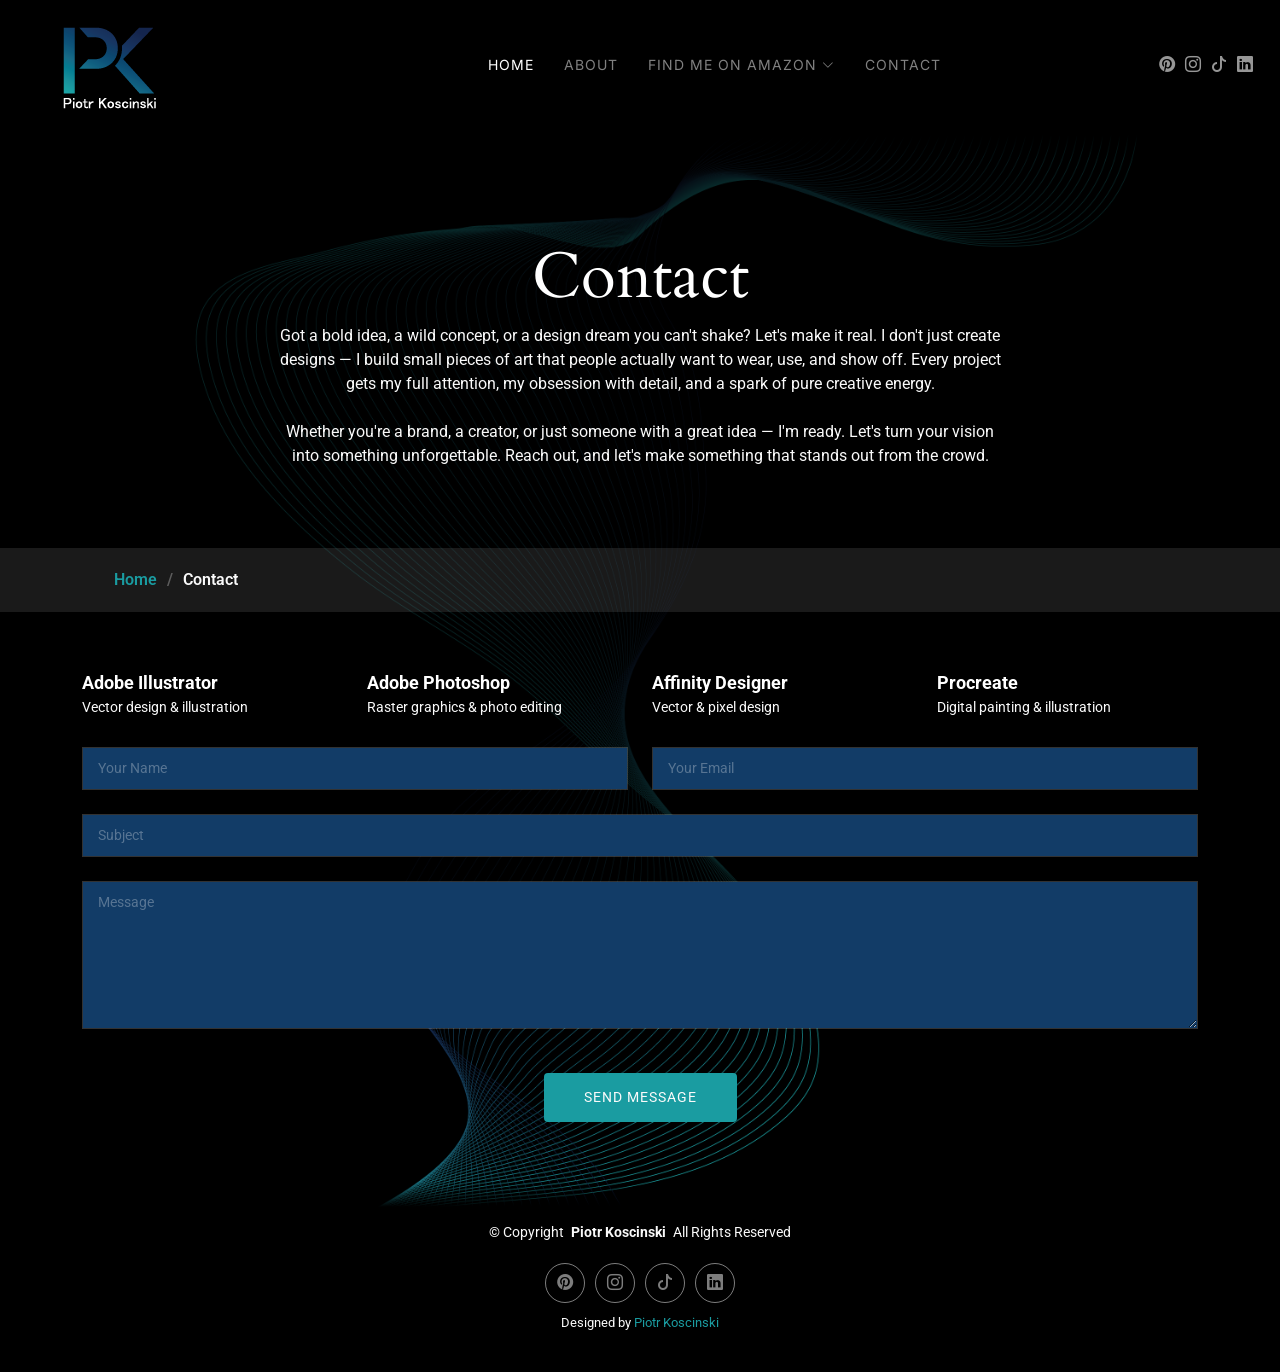
<file: contact.html>
<!DOCTYPE html>
<html lang="en">

<head>
  <meta charset="utf-8">
  <meta content="width=device-width, initial-scale=1.0" name="viewport">
  <title>Contact - Piotr Koscinski a Graphic Designer & DigitalArtist</title>
  <meta name="description" content="">
  <meta name="keywords" content="">

  <!-- Favicons -->
  <link href="assets/img/icon2.ico" rel="icon">
  <link href="assets/img/icon2.ico" rel="apple-touch-icon">

  <!-- Fonts -->
  <link href="https://fonts.googleapis.com" rel="preconnect">
  <link href="https://fonts.gstatic.com" rel="preconnect" crossorigin>
  <link
    href="https://fonts.googleapis.com/css2?family=Roboto:ital,wght@0,100;0,300;0,400;0,500;0,700;0,900;1,100;1,300;1,400;1,500;1,700;1,900&family=Inter:wght@100;200;300;400;500;600;700;800;900&family=Cardo:ital,wght@0,400;0,700;1,400;1,700&display=swap"
    rel="stylesheet">

  <!-- Vendor CSS Files -->
  <link href="assets/vendor/bootstrap/css/bootstrap.min.css" rel="stylesheet">
  <link href="assets/vendor/bootstrap-icons/bootstrap-icons.css" rel="stylesheet">
  <link href="assets/vendor/aos/aos.css" rel="stylesheet">
  <link href="assets/vendor/glightbox/css/glightbox.min.css" rel="stylesheet">
  <link href="assets/vendor/swiper/swiper-bundle.min.css" rel="stylesheet">

  <!-- Main CSS File -->
  <link href="assets/css/main.css" rel="stylesheet">

</head>

<body class="contact-page">

  <header id="header" class="header d-flex align-items-center sticky-top">
    <div class="container-fluid position-relative d-flex align-items-center justify-content-between">

      <a href="index.html" class="logo d-flex align-items-center me-auto me-xl-0">
        <img src="assets/img/logo.png" width="160" alt="Piotr Koscinski logo">
      </a>

      <nav id="navmenu" class="navmenu">
        <ul>
          <li><a href="index.html" class="active">Home<br></a></li>
          <li><a href="about.html">About</a></li>
          <li class="dropdown"><a href="#"><span>Find me on Amazon</span> <i
                class="bi bi-chevron-down toggle-dropdown"></i></a>
            <ul>
              <li><a href="#" disabled>Merch<br>Coming Soon</a></li>
              <li class="dropdown"><a href="#"><span>KDP Products</span> <i
                    class="bi bi-chevron-down toggle-dropdown"></i></a>
                <ul>
                  <li><a
                      href="https://www.amazon.com/Log-Book-All-Purpose-Minimalist-Productivity/dp/B0FPX2FNQL/ref=tmm_pap_swatch_0?_encoding=UTF8&dib_tag=AUTHOR&dib=eyJ2IjoiMSJ9.[base64].UlOGUVdpwscNRnmJbbIvBRRl47Cc5UvX28U7PP2lsD8"
                      target="_blank" rel="noopener noreferrer">Log
                      book</a></li>
                  <li><a
                      href="https://www.amazon.com/stores/author/B0FPX1GYCS/allbooks?ingress=0&visitId=bba4eea7-de87-49d9-affb-433a809d2b80&ref_=aufs_ap_ahdr_dsk_ab"
                      target="_blank" rel="noopener noreferrer">All
                      Products</a></li>
                </ul>
              <li><a href="#" disabled>Coloring Books<br>Coming Soon</a></li>
          </li>
        </ul>
        </li>
        <li><a href="contact.html">Contact</a></li>
        </ul>
        <i class="mobile-nav-toggle d-xl-none bi bi-list"></i>
      </nav>

      <div class="header-social-links">
        <a href="https://pl.pinterest.com/kdp0piotrkoscinski/_profile/" class="pinterest" target="_blank"
          rel="noopener noreferrer"><i class="bi bi-pinterest"></i></a>
        <a href="https://www.instagram.com/piotrkdpko/" class="instagram" target="_blank" rel="noopener noreferrer"><i
            class="bi bi-instagram"></i></a>
        <a href="https://www.tiktok.com/@user8601239347511" class="tiktok" target="_blank" rel="noopener noreferrer"><i
            class="bi bi-tiktok"></i></a>
        <a href="https://www.linkedin.com/in/piotr-k-702523444/" class="linkedin" target="_blank"
          rel="noopener noreferrer"><i class="bi bi-linkedin"></i></a>
      </div>

    </div>
  </header>

  <main class="main">

    <!-- Page Title -->
    <div class="page-title" data-aos="fade">
      <div class="heading">
        <div class="container">
          <div class="row d-flex justify-content-center text-center">
            <div class="col-lg-8">
              <h1>Contact</h1>
              <p class="mb-0">Got a bold idea, a wild concept, or a design dream you can't shake? Let's make it real. I
                don't just create designs — I
                build small pieces of art that people actually want to wear, use, and show off. Every project gets my
                full attention, my
                obsession with detail, and a spark of pure creative energy.</p><br>
              <p class="mb-0">Whether you're a brand, a creator, or just someone with a great idea — I'm ready. Let's
                turn your vision into something
                unforgettable. Reach out, and let's make something that stands out from the crowd.</p>
            </div>
          </div>
        </div>
      </div>
      <nav class="breadcrumbs">
        <div class="container">
          <ol>
            <li><a href="index.html">Home</a></li>
            <li class="current">Contact</li>
          </ol>
        </div>
      </nav>
    </div><!-- End Page Title -->

    <!-- Contact Section -->
    <section id="contact" class="contact section">

      <div class="container" data-aos="fade-up" data-aos-delay="100">

        <div class="info-wrap" data-aos="fade-up" data-aos-delay="200">
          <div class="row tools-row">

            <div class="col-lg-3 col-md-6">
              <div class="info-item d-flex align-items-center">
                <div>
                  <h3 class="tool-name illustrator">Adobe Illustrator</h3>
                  <p>Vector design & illustration</p>
                </div>
              </div>
            </div>

            <div class="col-lg-3 col-md-6">
              <div class="info-item d-flex align-items-center">
                <div>
                  <h3 class="tool-name photoshop">Adobe Photoshop</h3>
                  <p>Raster graphics & photo editing</p>
                </div>
              </div>
            </div>

            <div class="col-lg-3 col-md-6">
              <div class="info-item d-flex align-items-center">
                <div>
                  <h3 class="tool-name affinity">Affinity Designer</h3>
                  <p>Vector & pixel design</p>
                </div>
              </div>
            </div>

            <div class="col-lg-3 col-md-6">
              <div class="info-item d-flex align-items-center">
                <div>
                  <h3 class="tool-name procreate">Procreate</h3>
                  <p>Digital painting & illustration</p>
                </div>
              </div>
            </div>

          </div>
        </div>

        <form id="contactform" class="php-email-form" data-aos="fade-up" data-aos-delay="300">
          <div class="row gy-4">

            <div class="col-md-6">
              <input type="text" name="name" class="form-control" placeholder="Your Name" required="">
            </div>

            <div class="col-md-6 ">
              <input type="email" class="form-control" name="email" placeholder="Your Email" required="">
            </div>

            <div class="col-md-12">
              <input type="text" class="form-control" name="subject" placeholder="Subject" required="">
            </div>

            <div class="col-md-12">
              <textarea class="form-control" name="message" rows="6" placeholder="Message" required=""></textarea>
            </div>

            <div class="col-md-12 text-center">
              <div id="smessage" style="display:none;">Your message has been sent. Thank you!</div>

              <button type="submit">Send Message</button>
            </div>

          </div>
        </form><!-- End Contact Form -->

      </div>

    </section><!-- /Contact Section -->

  </main>

  <footer id="footer" class="footer">

    <div class="container">
      <div class="copyright text-center ">
        <p>© <span>Copyright</span> <strong class="px-1 sitename">Piotr Koscinski</strong> <span>All Rights
            Reserved</span>
        </p>
      </div>
      <div class="social-links d-flex justify-content-center">
        <a href="https://pl.pinterest.com/kdp0piotrkoscinski/_profile/" class="pinterest" target="_blank"
          rel="noopener noreferrer"><i class="bi bi-pinterest"></i></a>
        <a href="https://www.instagram.com/piotrkdpko/" class="instagram" target="_blank" rel="noopener noreferrer"><i
            class="bi bi-instagram"></i></a>
        <a href="https://www.tiktok.com/@user8601239347511" class="tiktok" target="_blank" rel="noopener noreferrer"><i
            class="bi bi-tiktok"></i></a>
        <a href="https://www.linkedin.com/in/piotr-k-702523444/" class="linkedin" target="_blank"
          rel="noopener noreferrer"><i class="bi bi-linkedin"></i></a>
      </div>
      <div class="credits">
        Designed by <a href="#">Piotr Koscinski</a>
      </div>
    </div>

  </footer>

  <!-- Scroll Top -->
  <a href="#" id="scroll-top" class="scroll-top d-flex align-items-center justify-content-center"><i
      class="bi bi-arrow-up-short"></i></a>

  <!-- Preloader -->
  <div id="preloader">
    <div class="line"></div>
  </div>

  <!-- Vendor JS Files -->
  <script src="assets/vendor/bootstrap/js/bootstrap.bundle.min.js"></script>
  <script src="assets/vendor/aos/aos.js"></script>
  <script src="assets/vendor/glightbox/js/glightbox.min.js"></script>
  <script src="assets/vendor/swiper/swiper-bundle.min.js"></script>

  <!-- Main JS File -->
  <script src="assets/js/main.js"></script>
  <script>
    const form = document.getElementById('contactform');
    const przycisk = form.querySelector('button[type="submit"]');

    const googleScriptUrl = 'https://script.google.com/macros/s/AKfycbyr3owfaRFImjZ6pBnK11fg-4F3oEMaKFr5rGOY-CJ1fgxrZoX3N-lkZTU5EOcOhKHr/exec';

    form.addEventListener('submit', e => {
      e.preventDefault();

      if (przycisk) {
        przycisk.disabled = true;
        przycisk.innerText = 'Sending...';
      }

      fetch(googleScriptUrl, {
        method: 'POST',
        body: new FormData(form)
      })
        .then(response => {
          window.location.href = 'success.html';
        })
        .catch(error => {
          console.error('Error:', error.message);
          alert('Message could not be sent. Please try again.');

          if (przycisk) {
            przycisk.disabled = false;
            przycisk.innerText = 'Send Message';
          }
        });
    });
  </script>

</body>

</html>
</file>
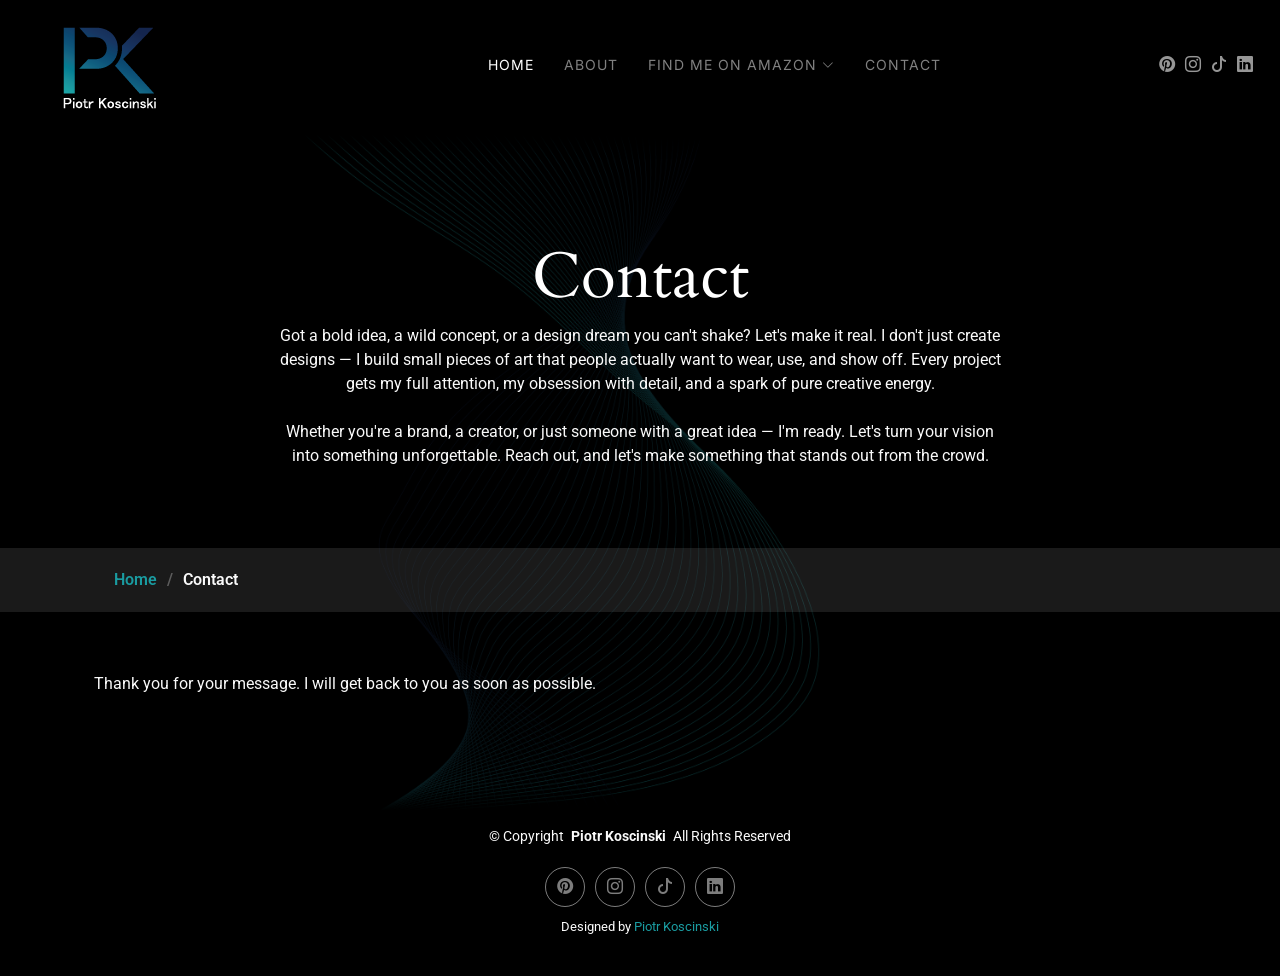
<file: success.html>
<!DOCTYPE html>
<html lang="en">

<head>
  <meta charset="utf-8">
  <meta content="width=device-width, initial-scale=1.0" name="viewport">
  <title>Contact - Piotr Koscinski a Graphic Designer & DigitalArtist</title>
  <meta name="description" content="">
  <meta name="keywords" content="">

  <!-- Favicons -->
  <link href="assets/img/icon2.ico" rel="icon">
  <link href="assets/img/icon2.ico" rel="apple-touch-icon">

  <!-- Fonts -->
  <link href="https://fonts.googleapis.com" rel="preconnect">
  <link href="https://fonts.gstatic.com" rel="preconnect" crossorigin>
  <link
    href="https://fonts.googleapis.com/css2?family=Roboto:ital,wght@0,100;0,300;0,400;0,500;0,700;0,900;1,100;1,300;1,400;1,500;1,700;1,900&family=Inter:wght@100;200;300;400;500;600;700;800;900&family=Cardo:ital,wght@0,400;0,700;1,400;1,700&display=swap"
    rel="stylesheet">

  <!-- Vendor CSS Files -->
  <link href="assets/vendor/bootstrap/css/bootstrap.min.css" rel="stylesheet">
  <link href="assets/vendor/bootstrap-icons/bootstrap-icons.css" rel="stylesheet">
  <link href="assets/vendor/aos/aos.css" rel="stylesheet">
  <link href="assets/vendor/glightbox/css/glightbox.min.css" rel="stylesheet">
  <link href="assets/vendor/swiper/swiper-bundle.min.css" rel="stylesheet">

  <!-- Main CSS File -->
  <link href="assets/css/main.css" rel="stylesheet">

</head>

<body class="contact-page">

  <header id="header" class="header d-flex align-items-center sticky-top">
    <div class="container-fluid position-relative d-flex align-items-center justify-content-between">

      <a href="index.html" class="logo d-flex align-items-center me-auto me-xl-0">
        <img src="assets/img/logo.png" width="160" alt="Piotr Koscinski logo">
      </a>

      <nav id="navmenu" class="navmenu">
        <ul>
          <li><a href="index.html" class="active">Home<br></a></li>
          <li><a href="about.html">About</a></li>
          <li class="dropdown"><a href="#"><span>Find me on Amazon</span> <i
                class="bi bi-chevron-down toggle-dropdown"></i></a>
            <ul>
              <li><a href="#" disabled>Merch<br>Coming Soon</a></li>
              <li class="dropdown"><a href="#"><span>KDP Products</span> <i
                    class="bi bi-chevron-down toggle-dropdown"></i></a>
                <ul>
                  <li><a
                      href="https://www.amazon.com/Log-Book-All-Purpose-Minimalist-Productivity/dp/B0FPX2FNQL/ref=tmm_pap_swatch_0?_encoding=UTF8&dib_tag=AUTHOR&dib=eyJ2IjoiMSJ9.[base64].UlOGUVdpwscNRnmJbbIvBRRl47Cc5UvX28U7PP2lsD8"
                      target="_blank" rel="noopener noreferrer">Log
                      book</a></li>
                  <li><a
                      href="https://www.amazon.com/stores/author/B0FPX1GYCS/allbooks?ingress=0&visitId=bba4eea7-de87-49d9-affb-433a809d2b80&ref_=aufs_ap_ahdr_dsk_ab"
                      target="_blank" rel="noopener noreferrer">All
                      Products</a></li>
                </ul>
              <li><a href="#" disabled>Coloring Books<br>Coming Soon</a></li>
          </li>
        </ul>
        </li>
        <li><a href="contact.html">Contact</a></li>
        </ul>
        <i class="mobile-nav-toggle d-xl-none bi bi-list"></i>
      </nav>

      <div class="header-social-links">
        <a href="https://pl.pinterest.com/kdp0piotrkoscinski/_profile/" class="pinterest" target="_blank"
          rel="noopener noreferrer"><i class="bi bi-pinterest"></i></a>
        <a href="https://www.instagram.com/piotrkdpko/" class="instagram" target="_blank" rel="noopener noreferrer"><i
            class="bi bi-instagram"></i></a>
        <a href="https://www.tiktok.com/@user8601239347511" class="tiktok" target="_blank" rel="noopener noreferrer"><i
            class="bi bi-tiktok"></i></a>
        <a href="https://www.linkedin.com/in/piotr-k-702523444/" class="linkedin" target="_blank"
          rel="noopener noreferrer"><i class="bi bi-linkedin"></i></a>
      </div>

    </div>
  </header>

  <main class="main">

    <!-- Page Title -->
    <div class="page-title" data-aos="fade">
      <div class="heading">
        <div class="container">
          <div class="row d-flex justify-content-center text-center">
            <div class="col-lg-8">
              <h1>Contact</h1>
              <p class="mb-0">Got a bold idea, a wild concept, or a design dream you can't shake? Let's make it real. I
                don't just create designs — I
                build small pieces of art that people actually want to wear, use, and show off. Every project gets my
                full attention, my
                obsession with detail, and a spark of pure creative energy.</p><br>
              <p class="mb-0">Whether you're a brand, a creator, or just someone with a great idea — I'm ready. Let's
                turn your vision into something
                unforgettable. Reach out, and let's make something that stands out from the crowd.</p>
            </div>
          </div>
        </div>
      </div>
      <nav class="breadcrumbs">
        <div class="container">
          <ol>
            <li><a href="index.html">Home</a></li>
            <li class="current">Contact</li>
          </ol>
        </div>
      </nav>
    </div><!-- End Page Title -->

    <!-- Contact Section -->
    <section id="contact" class="contact section">

      <div class="container" data-aos="fade-up" data-aos-delay="100">

        <div class="info-wrap" data-aos="fade-up" data-aos-delay="200">
          <div class="container" data-aos="fade-up">
            <p>Thank you for your message. I will get back to you as soon as possible.</p>
          </div>
        </div>

      </div>

    </section><!-- /Contact Section -->

  </main>

  <footer id="footer" class="footer">

    <div class="container">
      <div class="copyright text-center ">
        <p>© <span>Copyright</span> <strong class="px-1 sitename">Piotr Koscinski</strong> <span>All Rights
            Reserved</span>
        </p>
      </div>
      <div class="social-links d-flex justify-content-center">
        <a href="https://pl.pinterest.com/kdp0piotrkoscinski/_profile/" class="pinterest" target="_blank"
          rel="noopener noreferrer"><i class="bi bi-pinterest"></i></a>
        <a href="https://www.instagram.com/piotrkdpko/" class="instagram" target="_blank" rel="noopener noreferrer"><i
            class="bi bi-instagram"></i></a>
        <a href="https://www.tiktok.com/@user8601239347511" class="tiktok" target="_blank" rel="noopener noreferrer"><i
            class="bi bi-tiktok"></i></a>
        <a href="https://www.linkedin.com/in/piotr-k-702523444/" class="linkedin" target="_blank"
          rel="noopener noreferrer"><i class="bi bi-linkedin"></i></a>
      </div>
      <div class="credits">
        Designed by <a href="#">Piotr Koscinski</a>
      </div>
    </div>

  </footer>

  <!-- Scroll Top -->
  <a href="#" id="scroll-top" class="scroll-top d-flex align-items-center justify-content-center"><i
      class="bi bi-arrow-up-short"></i></a>

  <!-- Vendor JS Files -->
  <script src="assets/vendor/bootstrap/js/bootstrap.bundle.min.js"></script>
  <script src="assets/vendor/aos/aos.js"></script>
  <script src="assets/vendor/glightbox/js/glightbox.min.js"></script>
  <script src="assets/vendor/swiper/swiper-bundle.min.js"></script>

  <!-- Main JS File -->
  <script src="assets/js/main.js"></script>

</body>

</html>
</file>
<file: assets/css/main.css>
:root {
  --default-font: "Roboto",  system-ui, -apple-system, "Segoe UI", Roboto, "Helvetica Neue", Arial, "Noto Sans", "Liberation Sans", sans-serif, "Apple Color Emoji", "Segoe UI Emoji", "Segoe UI Symbol", "Noto Color Emoji";
  --heading-font: "Cardo",  sans-serif;
  --nav-font: "Inter",  sans-serif;
}

:root { 
  --default-color: #fafafa; 
  --heading-color: #ffffff; 
  --accent-color: #1a9ca1; 
  --surface-color: #123c67; 
  --contrast-color: #ffffff; 
}

:root {
  --nav-color: rgba(255, 255, 255, 0.5);  
  --nav-hover-color: #ffffff; 
  --nav-mobile-background-color: #1a1a1a; 
  --nav-dropdown-background-color: #1a1a1a; 
  --nav-dropdown-color: rgba(255, 255, 255, 0.5); 
  --nav-dropdown-hover-color: #ffffff; 
}

.light-background {
  --background-color: #1a1a1a;
  --surface-color: #343434;
}

.dark-background {
  --background-color: #060606;
  --default-color: #ffffff;
  --heading-color: #ffffff;
  --surface-color: #252525;
  --contrast-color: #ffffff;
}

:root {
  scroll-behavior: smooth;
}

body {
  color: var(--default-color);
  font-family: var(--default-font);

  margin: 0;
  min-height: 100vh;

  background-color: #000;
  background-image: url('../img/backgroundpic1.png');
  background-repeat: no-repeat;
  background-position: center bottom;
  background-size: cover;

  position: relative;
}

body::before {
  content: '';
  position: fixed;
  inset: 0;
  background: rgba(0, 0, 0, 0.75);
  pointer-events: none;
  z-index: -1;
}

body>* {
  position: relative;
  z-index: 1;
}

a {
  color: var(--accent-color);
  text-decoration: none;
  transition: 0.3s;
}

a:hover {
  color: color-mix(in srgb, var(--accent-color), transparent 25%);
  text-decoration: none;
}

h1,
h2,
h3,
h4,
h5,
h6 {
  color: var(--heading-color);
  font-family: var(--heading-font);
}

.tools-row {
  row-gap: 20px;
}

.tools-row .info-item h3 {
  font-size: 1rem;
  margin-bottom: 4px;
  line-height: 1.2;
  transition: color 0.3s ease, text-shadow 0.3s ease, transform 0.3s ease;
  cursor: default;
}

.tools-row .info-item p {
  font-size: 0.85rem;
  margin-bottom: 0;
  line-height: 1.3;
}

.tools-row .info-item {
  gap: 8px;
}


.tools-row .tool-name.illustrator:hover {
  color: #FF9A00;
  text-shadow: 0 0 8px rgba(255, 154, 0, 0.8),
    0 0 16px rgba(255, 154, 0, 0.5);
  transform: translateX(4px);
}

.tools-row .tool-name.photoshop:hover {
  color: #31A8FF;
  text-shadow: 0 0 8px rgba(49, 168, 255, 0.8),
    0 0 16px rgba(49, 168, 255, 0.5);
  transform: translateX(4px);
}

.tools-row .tool-name.affinity:hover {
  color: #1B72BE;
  text-shadow: 0 0 8px rgba(27, 114, 190, 0.8),
    0 0 16px rgba(27, 114, 190, 0.5);
  transform: translateX(4px);
}

.tools-row .tool-name.procreate:hover {
  color: #FF6E5B;
  text-shadow: 0 0 8px rgba(255, 110, 91, 0.8),
    0 0 16px rgba(255, 110, 91, 0.5);
  transform: translateX(4px);
}


@media (min-width: 992px) {
  .tools-row {
    flex-wrap: nowrap;
  }

  .tools-row>[class*="col-"] {
    flex: 1 1 0;
    min-width: 0;
    max-width: 25%;
  }
}


@media (max-width: 991px) and (min-width: 577px) {
  .tools-row .info-item h3 {
    font-size: 0.9rem;
  }

  .tools-row .info-item p {
    font-size: 0.78rem;
  }
}


@media (max-width: 576px) {
  .tools-row .info-item h3 {
    font-size: 0.95rem;
  }

  .tools-row .info-item p {
    font-size: 0.8rem;
  }
}

.php-email-form .error-message {
  display: none;
  background: #df1529;
  color: #ffffff;
  text-align: left;
  padding: 15px;
  margin-bottom: 24px;
  font-weight: 600;
}

.php-email-form .sent-message {
  display: none;
  color: #ffffff;
  background: #059652;
  text-align: center;
  padding: 15px;
  margin-bottom: 24px;
  font-weight: 600;
}

.php-email-form .loading {
  display: none;
  background: var(--surface-color);
  text-align: center;
  padding: 15px;
  margin-bottom: 24px;
}

.php-email-form .loading:before {
  content: "";
  display: inline-block;
  border-radius: 50%;
  width: 24px;
  height: 24px;
  margin: 0 10px -6px 0;
  border: 3px solid var(--accent-color);
  border-top-color: var(--surface-color);
  animation: php-email-form-loading 1s linear infinite;
}

@keyframes php-email-form-loading {
  0% {
    transform: rotate(0deg);
  }

  100% {
    transform: rotate(360deg);
  }
}

.header {
  color: var(--default-color);
  background: linear-gradient(to bottom,
      #000 0,
      #000 calc(100% - 25px),
      transparent 100%);
  padding: 20px 0 50px;
  transition: all 0.5s;
  z-index: 997;
  border-bottom: 1px solid var(--background-color);
}

.header .logo {
  line-height: 1;
}

.header .logo img {
  max-height: 160px;
  margin-right: 89px;
}

.header .logo h1 {
  font-size: 32px;
  margin: 0;
  font-weight: 400;
  color: var(--heading-color);
}

.header .logo i {
  font-size: 28px;
  margin-right: 6px;
}

.header .header-social-links {
  padding-right: 15px;
}

.header .header-social-links a {
  color: color-mix(in srgb, var(--default-color), transparent 40%);
  padding-left: 6px;
  display: inline-block;
  transition: 0.3s;
  font-size: 16px;
}

.header .header-social-links a:hover {
  color: var(--accent-color);
}

.header .header-social-links a i {
  line-height: 0px;
}

@media (max-width: 1200px) {
  .header .logo {
    order: 1;
  }

  .header .logo h1 {
    font-size: 26px;
  }

  .header .logo i {
    font-size: 20px;
  }

  .header .header-social-links {
    order: 2;
  }

  .header .header-social-links a {
    font-size: 16px;
  }

  .header .navmenu {
    order: 3;
  }
}

.scrolled .header {
  border-color: color-mix(in srgb, var(--background-color) 90%, white 20%);
}


@media (min-width: 1200px) {
  .navmenu {
    padding: 0;
  }

  .navmenu ul {
    margin: 0;
    padding: 0;
    display: flex;
    list-style: none;
    align-items: center;
  }

  .navmenu li {
    position: relative;
  }

  .navmenu a,
  .navmenu a:focus {
    color: var(--nav-color);
    padding: 18px 15px;
    font-size: 14px;
    font-family: var(--nav-font);
    font-weight: 400;
    display: flex;
    align-items: center;
    justify-content: space-between;
    white-space: nowrap;
    transition: 0.3s;
    text-transform: uppercase;
    letter-spacing: 1px;
  }

  .navmenu a i,
  .navmenu a:focus i {
    font-size: 12px;
    line-height: 0;
    margin-left: 5px;
    transition: 0.3s;
  }

  .navmenu li:last-child a {
    padding-right: 0;
  }

  .navmenu li:hover>a,
  .navmenu .active,
  .navmenu .active:focus {
    color: var(--nav-hover-color);
  }

  .navmenu .dropdown ul {
    margin: 0;
    padding: 10px 0;
    background: var(--nav-dropdown-background-color);
    display: block;
    position: absolute;
    visibility: hidden;
    left: 14px;
    top: 130%;
    opacity: 0;
    transition: 0.3s;
    border-radius: 4px;
    z-index: 99;
  }

  .navmenu .dropdown ul li {
    min-width: 200px;
  }

  .navmenu .dropdown ul a {
    padding: 10px 20px;
    font-size: 15px;
    text-transform: none;
    color: var(--nav-dropdown-color);
  }

  .navmenu .dropdown ul a i {
    font-size: 12px;
  }

  .navmenu .dropdown ul a:hover,
  .navmenu .dropdown ul .active:hover,
  .navmenu .dropdown ul li:hover>a {
    color: var(--nav-dropdown-hover-color);
  }

  .navmenu .dropdown:hover>ul {
    opacity: 1;
    top: 100%;
    visibility: visible;
  }

  .navmenu .dropdown .dropdown ul {
    top: 0;
    left: -90%;
    visibility: hidden;
  }

  .navmenu .dropdown .dropdown:hover>ul {
    opacity: 1;
    top: 0;
    left: -100%;
    visibility: visible;
  }
}

@media (max-width: 1199px) {
  .mobile-nav-toggle {
    color: var(--nav-color);
    font-size: 28px;
    line-height: 0;
    margin-right: 10px;
    cursor: pointer;
    transition: color 0.3s;
  }

  .navmenu {
    padding: 0;
    z-index: 9997;
  }

  .navmenu ul {
    display: none;
    position: absolute;
    inset: 60px 20px 20px 20px;
    padding: 10px 0;
    margin: 0;
    border-radius: 6px;
    background-color: var(--nav-mobile-background-color);
    overflow-y: auto;
    transition: 0.3s;
    z-index: 9998;
    box-shadow: 0px 0px 30px rgba(0, 0, 0, 0.1);
  }

  .navmenu a,
  .navmenu a:focus {
    color: var(--nav-dropdown-color);
    padding: 10px 20px;
    font-family: var(--nav-font);
    font-size: 17px;
    font-weight: 500;
    display: flex;
    align-items: center;
    justify-content: space-between;
    white-space: nowrap;
    transition: 0.3s;
  }

  .navmenu a i,
  .navmenu a:focus i {
    font-size: 12px;
    line-height: 0;
    margin-left: 5px;
    width: 30px;
    height: 30px;
    display: flex;
    align-items: center;
    justify-content: center;
    border-radius: 50%;
    transition: 0.3s;
    background-color: color-mix(in srgb, var(--accent-color), transparent 90%);
  }

  .navmenu a i:hover,
  .navmenu a:focus i:hover {
    background-color: var(--accent-color);
    color: var(--contrast-color);
  }

  .navmenu a:hover,
  .navmenu .active,
  .navmenu .active:focus {
    color: var(--nav-dropdown-hover-color);
  }

  .navmenu .active i,
  .navmenu .active:focus i {
    background-color: var(--accent-color);
    color: var(--contrast-color);
    transform: rotate(180deg);
  }

  .navmenu .dropdown ul {
    position: static;
    display: none;
    z-index: 99;
    padding: 10px 0;
    margin: 10px 20px;
    background-color: var(--nav-dropdown-background-color);
    border: 1px solid color-mix(in srgb, var(--default-color), transparent 90%);
    box-shadow: none;
    transition: all 0.5s ease-in-out;
  }

  .navmenu .dropdown ul ul {
    background-color: rgba(33, 37, 41, 0.1);
  }

  .navmenu .dropdown>.dropdown-active {
    display: block;
    background-color: rgba(33, 37, 41, 0.03);
  }

  .mobile-nav-active {
    overflow: hidden;
  }

  .mobile-nav-active .mobile-nav-toggle {
    color: #fff;
    position: absolute;
    font-size: 32px;
    top: 15px;
    right: 15px;
    margin-right: 0;
    z-index: 9999;
  }

  .mobile-nav-active .navmenu {
    position: fixed;
    overflow: hidden;
    inset: 0;
    background: rgba(33, 37, 41, 0.8);
    transition: 0.3s;
  }

  .mobile-nav-active .navmenu>ul {
    display: block;
  }
}


.footer {
  --background-color: color-mix(in srgb, var(--default-color), transparent 95%);
  color: var(--default-color);
  background: linear-gradient(to top,
      #000 0,
      #000 calc(100% - 25px),
      transparent 100%);
  font-size: 14px;
  padding: 40px 0;
  position: relative;
}

.footer .copyright p {
  margin-bottom: 0;
}

.footer .social-links {
  margin-top: 20px;
}

.footer .social-links a {
  display: flex;
  align-items: center;
  justify-content: center;
  width: 40px;
  height: 40px;
  border-radius: 50%;
  border: 1px solid color-mix(in srgb, var(--default-color), transparent 50%);
  font-size: 16px;
  color: color-mix(in srgb, var(--default-color), transparent 50%);
  margin: 0 5px;
  transition: 0.3s;
}

.footer .social-links a:hover {
  color: var(--accent-color);
  border-color: var(--accent-color);
}

.footer .credits {
  margin-top: 10px;
  font-size: 13px;
  text-align: center;
}


#preloader {
  display: flex;
  position: fixed;
  inset: 0;
  width: 100%;
  height: 100vh;
  z-index: 99999;
}

#preloader:before,
#preloader:after {
  content: "";
  background-color: #000000;
  position: absolute;
  inset: 0;
  width: 50%;
  height: 100%;
  transition: all 0.3s ease 0s;
  z-index: -1;
}

#preloader:after {
  left: auto;
  right: 0;
}

#preloader .line {
  position: relative;
  overflow: hidden;
  margin: auto;
  width: 1px;
  height: 280px;
  transition: all 0.8s ease 0s;
}

#preloader .line:before {
  content: "";
  position: absolute;
  background-color: #ffffff;
  left: 0;
  top: 50%;
  width: 1px;
  height: 0%;
  transform: translateY(-50%);
  animation: lineincrease 1000ms ease-in-out 0s forwards;
}

#preloader .line:after {
  content: "";
  position: absolute;
  background-color: color-mix(in srgb, var(--default-color), transparent 95%);
  left: 0;
  top: 0;
  width: 1px;
  height: 100%;
  transform: translateY(-100%);
  animation: linemove 1200ms linear 0s infinite;
  animation-delay: 2000ms;
}

#preloader.loaded .line {
  opacity: 0;
  height: 100% !important;
}

#preloader.loaded .line:after {
  opacity: 0;
}

#preloader.loaded:before,
#preloader.loaded:after {
  animation: preloaderfinish 300ms ease-in-out 500ms forwards;
}

@keyframes lineincrease {
  0% {
    height: 0%;
  }

  100% {
    height: 100%;
  }
}

@keyframes linemove {
  0% {
    transform: translateY(200%);
  }

  100% {
    transform: translateY(-100%);
  }
}

@keyframes preloaderfinish {
  0% {
    width: 5 0%;
  }

  100% {
    width: 0%;
  }
}

.scroll-top {
  position: fixed;
  visibility: hidden;
  opacity: 0;
  right: 15px;
  bottom: -15px;
  z-index: 99999;
  background-color: var(--accent-color);
  width: 44px;
  height: 44px;
  border-radius: 50px;
  transition: all 0.4s;
}

.scroll-top i {
  font-size: 24px;
  color: var(--default-color);
  line-height: 0;
}

.scroll-top:hover {
  background-color: color-mix(in srgb, var(--accent-color), transparent 20%);
}

.scroll-top.active {
  visibility: visible;
  opacity: 1;
  bottom: 15px;
}

@media screen and (max-width: 768px) {
  [data-aos-delay] {
    transition-delay: 0 !important;
  }
}

.page-title {
  color: var(--default-color);
  background-color: var(--background-color);
  position: relative;
}

.page-title .heading {
  padding: 80px 0;
}

.page-title .heading h1 {
  font-size: 64px;
  font-weight: 400;
}

.page-title .heading .cta-btn {
  color: var(--default-color);
  background: var(--accent-color);
  font-weight: 400;
  font-size: 14px;
  display: inline-block;
  margin-top: 20px;
  padding: 12px 40px;
  border-radius: 4px;
  transition: 0.5s;
  text-transform: uppercase;
  letter-spacing: 1px;
}

.page-title .heading .cta-btn:hover {
  background-color: color-mix(in srgb, var(--accent-color) 90%, white 10%);
}

.page-title nav {
  background-color: color-mix(in srgb, var(--default-color), transparent 90%);
  padding: 20px 0;
}

.page-title nav ol {
  display: flex;
  flex-wrap: wrap;
  list-style: none;
  margin: 0;
  font-size: 16px;
  font-weight: 600;
}

.page-title nav ol li+li {
  padding-left: 10px;
}

.page-title nav ol li+li::before {
  content: "/";
  display: inline-block;
  padding-right: 10px;
  color: color-mix(in srgb, var(--default-color), transparent 70%);
}


section,
.section {
  color: var(--default-color);
  background-color: var(--background-color);
  padding: 60px 0;
  scroll-margin-top: 100px;
  overflow: clip;
}

@media (max-width: 1199px) {

  section,
  .section {
    scroll-margin-top: 66px;
  }
}


.section-title {
  padding-bottom: 60px;
  position: relative;
}

.section-title h2 {
  font-size: 14px;
  font-weight: 400;
  padding: 0;
  line-height: 1px;
  margin: 0;
  letter-spacing: 1.5px;
  text-transform: uppercase;
  color: color-mix(in srgb, var(--default-color), transparent 50%);
  position: relative;
  font-family: var(--default-font);
}

.section-title h2::after {
  content: "";
  width: 120px;
  height: 1px;
  display: inline-block;
  background: var(--accent-color);
  margin: 4px 10px;
}

.section-title p {
  color: var(--heading-color);
  margin: 0;
  font-size: 36px;
  font-weight: 400;
  font-family: var(--heading-font);
}


.hero {
  width: 100%;
  min-height: 30vh;
  position: relative;
  padding: 120px 0 60px 0;
  display: flex;
  align-items: center;
}

.hero h2 {
  margin: 0 0 10px 0;
  font-size: 38px;
  font-weight: 700;
}

.hero h2 .underlight {
  position: relative;
  z-index: 1;
  padding: 0 5px;
  display: inline-block;
}

.hero h2 .underlight:before {
  content: "";
  position: absolute;
  height: 50%;
  bottom: 0;
  left: 0;
  right: 0;
  background: var(--accent-color);
  z-index: -1;
}

.hero p {
  color: color-mix(in srgb, var(--default-color), transparent 30%);
  margin-bottom: 30px;
  font-size: 18px;
}

@media (max-width: 768px) {
  .hero h2 {
    font-size: 32px;
  }
}

.hero .btn-get-started {
  color: var(--contrast-color);
  background: var(--accent-color);
  font-weight: 400;
  font-size: 14px;
  display: inline-block;
  padding: 12px 40px;
  border-radius: 4px;
  transition: 0.5s;
  text-transform: uppercase;
  letter-spacing: 1px;
}

.hero .btn-get-started:hover {
  background-color: color-mix(in srgb, var(--accent-color) 90%, white 10%);
}


.gallery .gallery-item {
  position: relative;
  overflow: hidden;
  border-radius: 10px;
}

.gallery .gallery-item img {
  transition: 0.3s;
}

.gallery .gallery-links {
  position: absolute;
  inset: 0;
  opacity: 0;
  transition: all ease-in-out 0.3s;
  background: rgba(0, 0, 0, 0.6);
  z-index: 3;
}

.gallery .gallery-links .preview-link,
.gallery .gallery-links .details-link {
  font-size: 20px;
  color: rgba(255, 255, 255, 0.5);
  transition: 0.3s;
  line-height: 1.2;
  margin: 30px 8px 0 8px;
}

.gallery .gallery-links .preview-link:hover,
.gallery .gallery-links .details-link:hover {
  color: #ffffff;
}

.gallery .gallery-links .details-link {
  font-size: 30px;
  line-height: 0;
}

.gallery .gallery-item:hover .gallery-links {
  opacity: 1;
}

.gallery .gallery-item:hover .preview-link,
.gallery .gallery-item:hover .details-link {
  margin-top: 0;
}

.gallery .gallery-item:hover img {
  transform: scale(1.1);
}

.glightbox-clean .gslide-description {
  background: #272727;
}

.glightbox-clean .gslide-title {
  color: rgba(255, 255, 255, 0.8);
  margin: 0;
}


.about .content h2 {
  font-weight: 700;
  font-size: 24px;
}

.about .content ul {
  list-style: none;
  padding: 0;
}

.about .content ul li {
  margin-bottom: 20px;
  display: flex;
  align-items: center;
}

.about .content ul strong {
  margin-right: 10px;
}

.about .content ul i {
  font-size: 16px;
  margin-right: 5px;
  color: var(--accent-color);
  line-height: 0;
}


.gallery-slide {
  padding: 20px;
  display: flex;
  align-items: center;
  justify-content: center;
}


.gallery-slide-img {
  display: block;
  max-height: 600px;
  max-width: 100%;
  width: auto;
  height: auto;
  object-fit: contain;
  margin: 0 auto;
  border-radius: 6px;
}

.testimonials .testimonial-item {
  background-color: var(--surface-color);
  box-shadow: 0px 0 20px rgba(0, 0, 0, 0.1);
  box-sizing: content-box;
  padding: 30px;
  margin: 40px 30px;
  min-height: 320px;
  display: flex;
  flex-direction: column;
  text-align: center;
  transition: 0.3s;
}

.testimonials .testimonial-item .stars {
  margin-bottom: 15px;
}

.testimonials .testimonial-item .stars i {
  color: #ffc107;
  margin: 0 1px;
}

.testimonials .testimonial-item .testimonial-img {
  width: 90px;
  border-radius: 50%;
  border: 4px solid var(--background-color);
  margin: 0 auto;
}

.testimonials .testimonial-item h3 {
  font-size: 18px;
  font-weight: bold;
  margin: 10px 0 5px 0;
}

.testimonials .testimonial-item h4 {
  font-size: 14px;
  color: color-mix(in srgb, var(--default-color), transparent 40%);
  margin: 0;
}

.testimonials .testimonial-item p {
  font-style: italic;
  margin: 0 auto 15px auto;
}

.testimonials .swiper-wrapper {
  height: auto;
}

.testimonials .swiper-pagination {
  margin-top: 20px;
  position: relative;
}

.testimonials .swiper-pagination .swiper-pagination-bullet {
  width: 12px;
  height: 12px;
  background-color: color-mix(in srgb, var(--default-color), transparent 85%);
  opacity: 1;
}

.testimonials .swiper-pagination .swiper-pagination-bullet-active {
  background-color: var(--accent-color);
}

.testimonials .swiper-slide {
  opacity: 0.3;
}

@media (max-width: 1199px) {
  .testimonials .swiper-slide-active {
    opacity: 1;
  }

  .testimonials .swiper-pagination {
    margin-top: 0;
  }

  .testimonials .testimonial-item {
    margin: 40px 20px;
  }
}

@media (min-width: 1200px) {
  .testimonials .swiper-slide-next {
    opacity: 1;
    transform: scale(1.12);
  }
}

.gallery-details .portfolio-details-slider img {
  width: 100%;
}

.gallery-details .swiper-wrapper {
  height: auto;
}

.gallery-details .swiper-button-prev,
.gallery-details .swiper-button-next {
  width: 48px;
  height: 48px;
}

.gallery-details .swiper-button-prev:after,
.gallery-details .swiper-button-next:after {
  color: rgba(255, 255, 255, 0.8);
  background-color: rgba(0, 0, 0, 0.15);
  font-size: 24px;
  border-radius: 50%;
  width: 48px;
  height: 48px;
  display: flex;
  align-items: center;
  justify-content: center;
  transition: 0.3s;
}

.gallery-details .swiper-button-prev:hover:after,
.gallery-details .swiper-button-next:hover:after {
  background-color: rgba(0, 0, 0, 0.3);
}

@media (max-width: 575px) {

  .gallery-details .swiper-button-prev,
  .gallery-details .swiper-button-next {
    display: none;
  }
}

.gallery-details .swiper-pagination {
  margin-top: 20px;
  position: relative;
}

.gallery-details .swiper-pagination .swiper-pagination-bullet {
  width: 10px;
  height: 10px;
  background-color: color-mix(in srgb, var(--default-color), transparent 85%);
  opacity: 1;
}

.gallery-details .swiper-pagination .swiper-pagination-bullet-active {
  background-color: var(--accent-color);
}

.gallery-details .portfolio-info h3 {
  font-size: 22px;
  font-weight: 700;
  margin-bottom: 20px;
  padding-bottom: 20px;
  position: relative;
}

.gallery-details .portfolio-info h3:after {
  content: "";
  position: absolute;
  display: block;
  width: 50px;
  height: 3px;
  background: var(--accent-color);
  left: 0;
  bottom: 0;
}

.gallery-details .portfolio-info ul {
  list-style: none;
  padding: 0;
  font-size: 15px;
}

.gallery-details .portfolio-info ul li {
  display: flex;
  flex-direction: column;
  padding-bottom: 15px;
}

.gallery-details .portfolio-info ul strong {
  text-transform: uppercase;
  font-weight: 400;
  color: color-mix(in srgb, var(--default-color), transparent 50%);
  font-size: 14px;
}

.gallery-details .portfolio-info .btn-visit {
  padding: 8px 40px;
  background: var(--accent-color);
  color: var(--contrast-color);
  border-radius: 50px;
  transition: 0.3s;
}

.gallery-details .portfolio-info .btn-visit:hover {
  background: color-mix(in srgb, var(--accent-color), transparent 20%);
}

.gallery-details .portfolio-description h2 {
  font-size: 26px;
  font-weight: 700;
  margin-bottom: 20px;
}

.gallery-details .portfolio-description p {
  padding: 0;
}

.gallery-details .portfolio-description .testimonial-item {
  padding: 30px 30px 0 30px;
  position: relative;
  background: color-mix(in srgb, var(--default-color), transparent 97%);
  margin-bottom: 50px;
}

.gallery-details .portfolio-description .testimonial-item .testimonial-img {
  width: 90px;
  border-radius: 50px;
  border: 6px solid var(--background-color);
  float: left;
  margin: 0 10px 0 0;
}

.gallery-details .portfolio-description .testimonial-item h3 {
  font-size: 18px;
  font-weight: bold;
  margin: 15px 0 5px 0;
  padding-top: 20px;
}

.gallery-details .portfolio-description .testimonial-item h4 {
  font-size: 14px;
  color: #6c757d;
  margin: 0;
}

.gallery-details .portfolio-description .testimonial-item .quote-icon-left,
.gallery-details .portfolio-description .testimonial-item .quote-icon-right {
  color: color-mix(in srgb, var(--accent-color), transparent 50%);
  font-size: 26px;
  line-height: 0;
}

.gallery-details .portfolio-description .testimonial-item .quote-icon-left {
  display: inline-block;
  left: -5px;
  position: relative;
}

.gallery-details .portfolio-description .testimonial-item .quote-icon-right {
  display: inline-block;
  right: -5px;
  position: relative;
  top: 10px;
  transform: scale(-1, -1);
}

.gallery-details .portfolio-description .testimonial-item p {
  font-style: italic;
  margin: 0 0 15px 0 0 0;
  padding: 0;
}

.services .service-item {
  background-color: var(--surface-color);
  padding: 50px 30px;
  transition: all 0.3s ease-in-out;
  height: 100%;
  position: relative;
  z-index: 1;
}

.services .service-item:before {
  content: "";
  position: absolute;
  background: var(--accent-color);
  inset: 100% 0 0 0;
  transition: all 0.3s;
  z-index: -1;
}

.services .service-item .icon {
  margin-bottom: 15px;
}

.services .service-item .icon i {
  color: var(--default-color);
  background-color: var(--accent-color);
  font-size: 24px;
  width: 56px;
  height: 56px;
  display: flex;
  align-items: center;
  justify-content: center;
  border-radius: 50%;
  transition: ease-in-out 0.3s;
}

.services .service-item h4 {
  font-weight: 700;
  margin-bottom: 15px;
  font-size: 20px;
  font-family: var(--default-font);
}

.services .service-item h4 a {
  color: var(--heading-color);
  transition: ease-in-out 0.3s;
}

.services .service-item p {
  line-height: 24px;
  font-size: 14px;
  margin-bottom: 0;
  transition: ease-in-out 0.3s;
}

.services .service-item:hover h4 a,
.services .service-item:hover p {
  color: var(--default-color);
}

.services .service-item:hover i {
  color: var(--accent-color);
  background-color: var(--default-color);
}

.services .service-item:hover:before {
  background: var(--accent-color);
  inset: 0;
  border-radius: 0px;
}


.pricing .pricing-item {
  border-bottom: 1px dashed color-mix(in srgb, var(--default-color), transparent 60%);
  width: 100%;
  height: 100%;
  padding: 0 0 15px 0;
}

.pricing .pricing-item h3 {
  margin: 0;
  font-size: 20px;
  font-weight: 600;
}

.pricing .pricing-item h4 {
  margin: 0;
  font-size: 18px;
  color: var(--accent-color);
}

.contact .info-wrap {
  margin-bottom: 30px;
}

.contact .info-item i {
  font-size: 20px;
  color: var(--accent-color);
  width: 56px;
  height: 56px;
  display: flex;
  justify-content: center;
  align-items: center;
  transition: all 0.3s ease-in-out;
  border-radius: 50%;
  border: 1px solid color-mix(in srgb, var(--accent-color), transparent 40%);
  margin-right: 15px;
}

.contact .info-item h3 {
  font-size: 18px;
  font-weight: 700;
  margin: 0 0 5px 0;
  font-family: var(--default-font);
}

.contact .info-item p {
  padding: 0;
  margin-bottom: 0;
  font-size: 14px;
}

.contact .info-item:hover i {
  background: var(--accent-color);
  color: var(--contrast-color);
}

@media (max-width: 575px) {
  .contact .php-email-form {
    padding: 20px;
  }
}

.contact .php-email-form input[type=text],
.contact .php-email-form input[type=email],
.contact .php-email-form textarea {
  font-size: 14px;
  padding: 10px 15px;
  box-shadow: none;
  border-radius: 0;
  color: var(--default-color);
  background-color: var(--surface-color);
  border-color: color-mix(in srgb, var(--default-color), transparent 80%);
}

.contact .php-email-form input[type=text]:focus,
.contact .php-email-form input[type=email]:focus,
.contact .php-email-form textarea:focus {
  border-color: var(--accent-color);
}

.contact .php-email-form input[type=text]::placeholder,
.contact .php-email-form input[type=email]::placeholder,
.contact .php-email-form textarea::placeholder {
  color: color-mix(in srgb, var(--default-color), transparent 70%);
}

.contact .php-email-form button[type=submit] {
  color: var(--default-color);
  background: var(--accent-color);
  font-weight: 400;
  font-size: 14px;
  display: inline-block;
  margin-top: 20px;
  padding: 14px 40px;
  border: 0;
  border-radius: 4px;
  transition: 0.5s;
  text-transform: uppercase;
  letter-spacing: 1px;
}

.contact .php-email-form button[type=submit]:hover {
  background-color: color-mix(in srgb, var(--accent-color) 90%, white 10%);
}


.starter-section {
  
}
</file>
